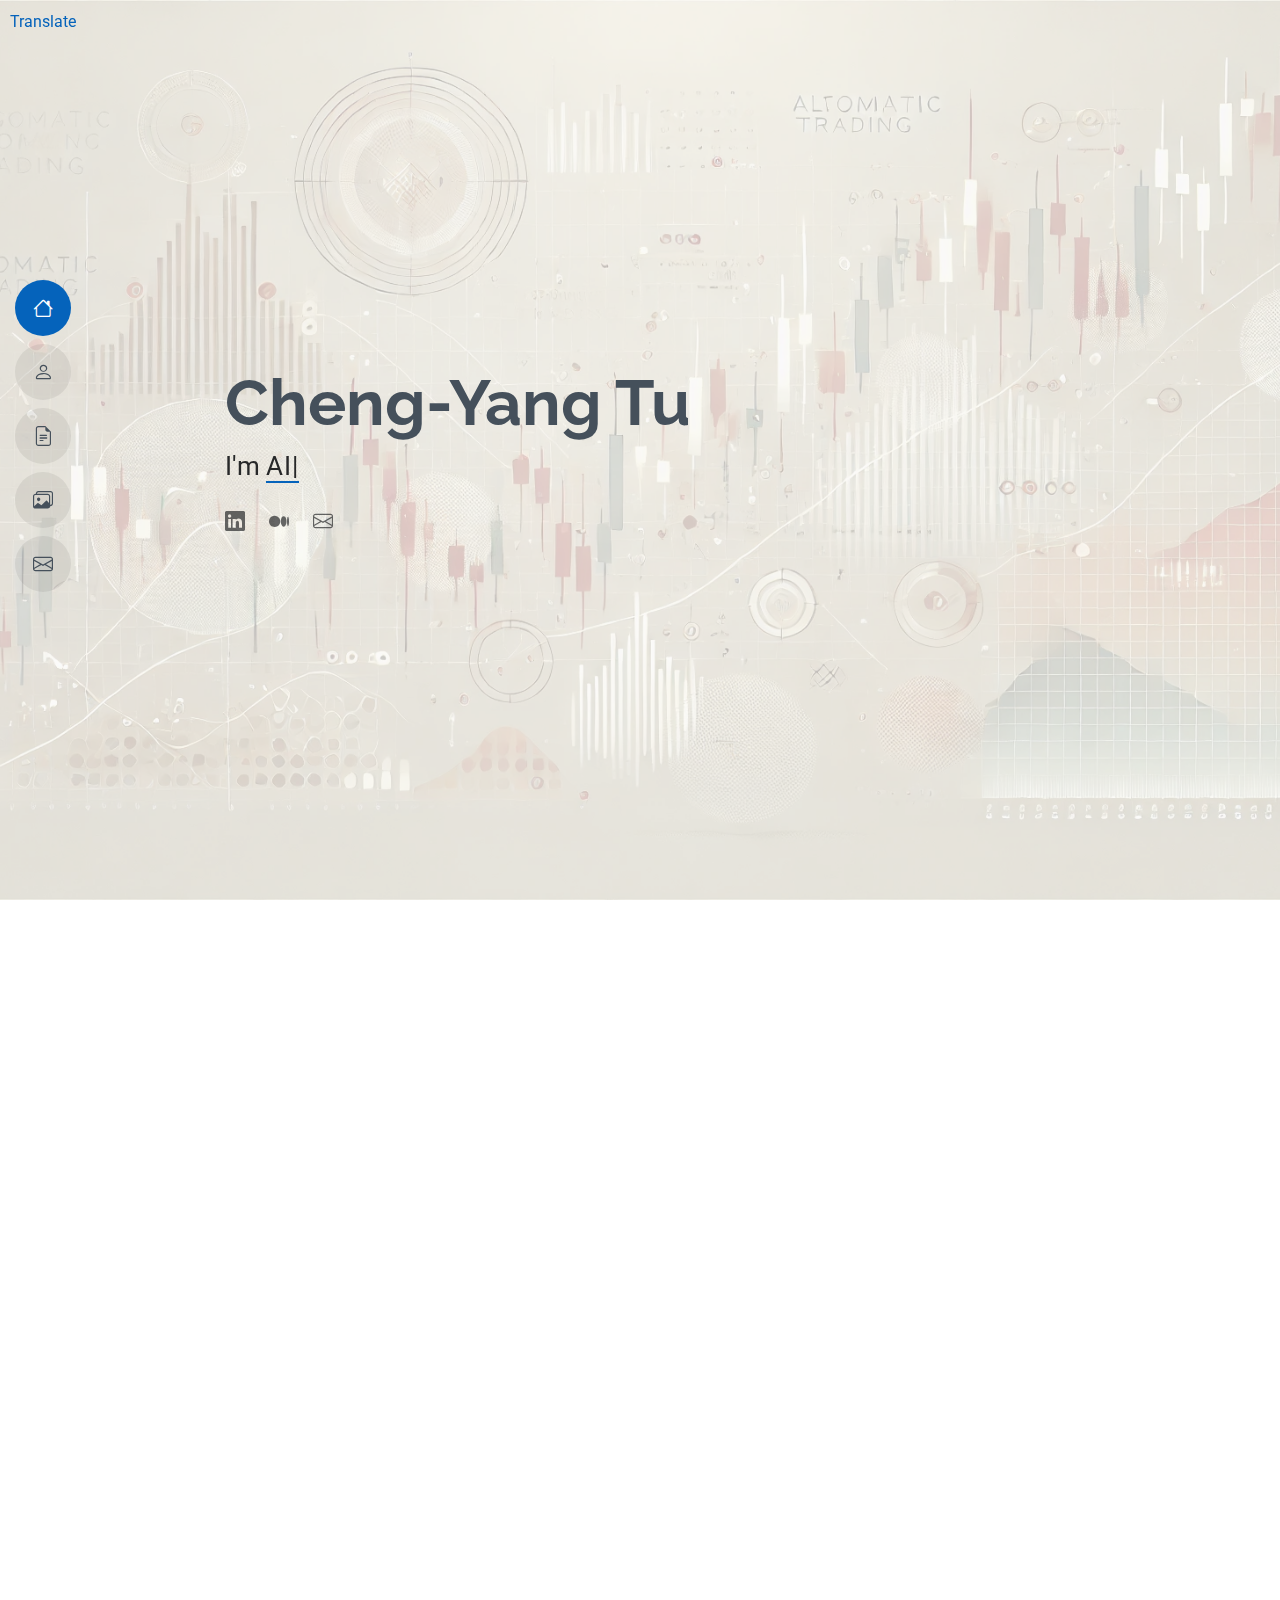
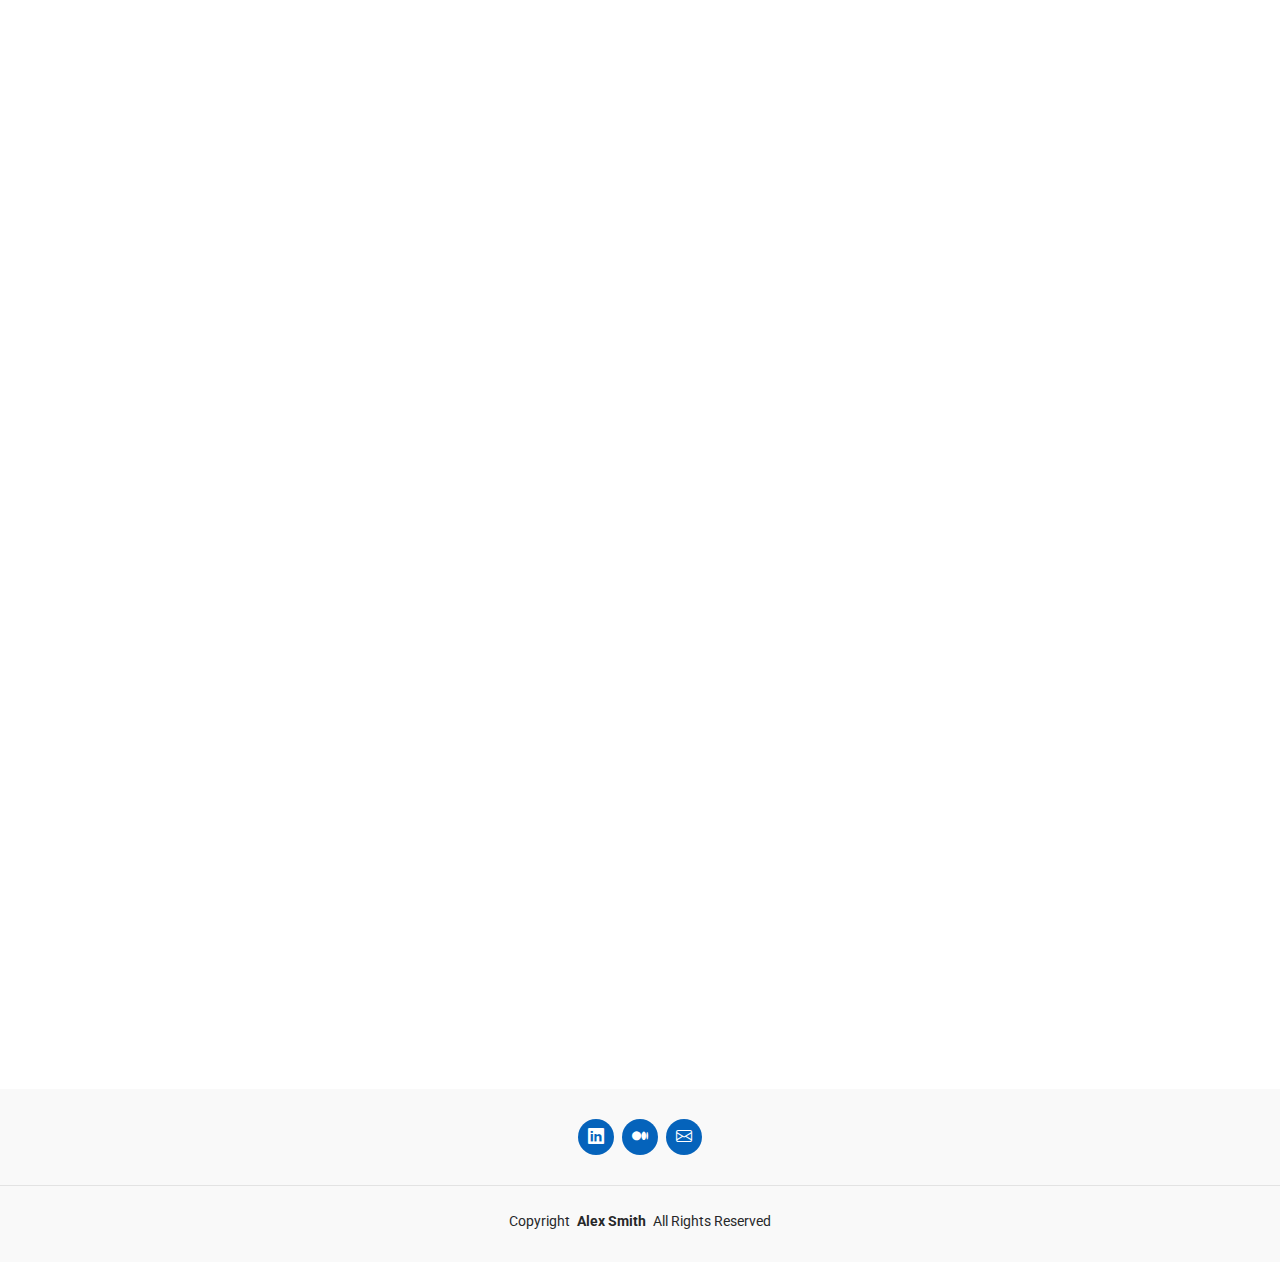
<file: index.html>
<!DOCTYPE html>
<html lang="en">

<head>
  <meta charset="utf-8">
  <meta content="width=device-width, initial-scale=1.0" name="viewport">
  <title>Ian Tu's Website</title>
  <meta content="" name="description">
  <meta content="" name="keywords">

  <!-- Favicons -->
  <link href="assets/img/happy.png" rel="icon">
  <link href="assets/img/happy.png" rel="apple-touch-icon">

  <!-- Fonts -->
  <link href="https://fonts.googleapis.com" rel="preconnect">
  <link href="https://fonts.gstatic.com" rel="preconnect" crossorigin>
  <link href="https://fonts.googleapis.com/css2?family=Roboto:ital,wght@0,100;0,300;0,400;0,500;0,700;0,900;1,100;1,300;1,400;1,500;1,700;1,900&family=Poppins:ital,wght@0,100;0,200;0,300;0,400;0,500;0,600;0,700;0,800;0,900;1,100;1,200;1,300;1,400;1,500;1,600;1,700;1,800;1,900&family=Raleway:ital,wght@0,100;0,200;0,300;0,400;0,500;0,600;0,700;0,800;0,900;1,100;1,200;1,300;1,400;1,500;1,600;1,700;1,800;1,900&display=swap" rel="stylesheet">

  <!-- Vendor CSS Files -->
  <link href="assets/vendor/bootstrap/css/bootstrap.min.css" rel="stylesheet">
  <link href="assets/vendor/bootstrap-icons/bootstrap-icons.css" rel="stylesheet">
  <link href="assets/vendor/aos/aos.css" rel="stylesheet">
  <link href="assets/vendor/glightbox/css/glightbox.min.css" rel="stylesheet">
  <link href="assets/vendor/swiper/swiper-bundle.min.css" rel="stylesheet">

  <!-- Main CSS File -->
  <link href="assets/css/main.css" rel="stylesheet">

  <!-- =======================================================
  * Template Name: MyResume
  * Template URL: https://bootstrapmade.com/free-html-bootstrap-template-my-resume/
  * Updated: Jun 29 2024 with Bootstrap v5.3.3
  * Author: BootstrapMade.com
  * License: https://bootstrapmade.com/license/
  ======================================================== -->
</head>

<body class="index-page">

  <a href="index_zh.html" class="translate-link">Translate</a>
  <header id="header" class="header d-flex flex-column justify-content-center">
    <i class="header-toggle d-xl-none bi bi-list"></i>
    <nav id="navmenu" class="navmenu">
      <ul>
        <li><a href="#hero" class="active"><i class="bi bi-house navicon"></i><span>Home</span></a></li>
        <li><a href="#about"><i class="bi bi-person navicon"></i><span>About</span></a></li>
        <li><a href="#resume"><i class="bi bi-file-earmark-text navicon"></i><span>Resume</span></a></li>
        <li><a href="#portfolio"><i class="bi bi-images navicon"></i><span>Portfolio</span></a></li>
        <!-- <li><a href="#services"><i class="bi bi-hdd-stack navicon"></i><span>Services</span></a></li> -->
        <li><a href="#contact"><i class="bi bi-envelope navicon"></i><span>Contact</span></a></li>
      </ul>
    </nav>
  </header>

  <main class="main">

    <!-- Hero Section -->
    <section id="hero" class="hero section light-background">

      <img src="assets/img/hero-bg01.webp" alt="">

      <div class="container" data-aos="zoom-out">
        <div class="row justify-content-center">
          <div class="col-lg-9">
            <h2>Cheng-Yang Tu</h2>
            <p>I'm <span class="typed" data-typed-items="AI Engineer, Blockchain Engineer">Engineer</span><span class="typed-cursor typed-cursor--blink" aria-hidden="true"></span></p>
            <div class="social-links">
              <!-- <a href="#"><i class="bi bi-twitter-x"></i></a> -->
              <!-- <a href="#"><i class="bi bi-facebook"></i></a> -->
              <!-- <a href="#"><i class="bi bi-instagram"></i></a> -->
              <a href="https://tw.linkedin.com/in/chengyangtu?trk=profile-badge"><i class="bi bi-linkedin"></i></a>
              <a href="https://iantu.medium.com/"><i class="bi bi-medium"></i></a>
              <a onclick="copyEmail_1(this)"><i class="bi bi-envelope"></i></a>
            </div>
          </div>
        </div>
      </div>

    </section><!-- /Hero Section -->

    <!-- About Section -->
    <section id="about" class="about section">

      <!-- Section Title -->
      <div class="container section-title" data-aos="fade-up">
        <h2>About</h2>
        <!-- End Section Title -->

      <div class="container" data-aos="fade-up" data-aos-delay="100">

        <div class="row gy-4 justify-content-center">
          <div class="col-lg-4">
            <img src="assets/img/profile-img.png" class="img-fluid .align-middle" alt="Personal Image">
          </div>
          <div class="col-lg-8 content">
            <h2>AI Engineer &amp; Blockchain Technology Background.</h2>
            <p class="fst-italic py-3">
              When dreams merge with action, every breakthrough becomes the beginning of a new world.
            </p>
            <div class="row">
              <div class="col-lg-6">
                <ul>
                  <li><i class="bi bi-chevron-right"></i> <strong>Birthday:</strong> <span>20 Aug 2000</span></li>
                  <li><i class="bi bi-chevron-right"></i> <strong>Website:</strong> <span><a href="https://chengyangtu.github.io/">chengyangtu.github.io</a></span></li>
                  <li><i class="bi bi-chevron-right"></i> <strong>Phone:</strong> <span>(+886) 988-846-121</span></li>
                  <li><i class="bi bi-chevron-right"></i> <strong>City:</strong> <span>Taichung City, Taiwan</span></li>
                </ul>
              </div>
              <div class="col-lg-6">
                <ul>
                  <li><i class="bi bi-chevron-right"></i> <strong>Age:</strong> <span>25</span></li>
                  <li><i class="bi bi-chevron-right"></i> <strong>Degree:</strong> <span>Master</span></li>
                  <li><i class="bi bi-chevron-right"></i> <strong>Email:</strong> <span>bravetcy@gmail.com</span></li>
                  <!-- <li><i class="bi bi-chevron-right"></i> <strong>Freelance:</strong> <span>Available</span></li> -->
                </ul>
              </div>
            </div>
            <!-- <p class="py-3">
              Officiis eligendi itaque labore et dolorum mollitia officiis optio vero. Quisquam sunt adipisci omnis et ut. Nulla accusantium dolor incidunt officia tempore. Et eius omnis.
              Cupiditate ut dicta maxime officiis quidem quia. Sed et consectetur qui quia repellendus itaque neque.
            </p> -->
          </div>
        </div>

      </div>

    </section><!-- /About Section -->

    <!-- Stats Section -->
    <!-- <section id="stats" class="stats section">

      <div class="container" data-aos="fade-up" data-aos-delay="100">

        <div class="row gy-4">

          <div class="col-lg-3 col-md-6 d-flex flex-column align-items-center">
            <i class="bi bi-emoji-smile"></i>
            <div class="stats-item">
              <span data-purecounter-start="0" data-purecounter-end="232" data-purecounter-duration="1" class="purecounter"></span>
              <p>Happy Clients</p>
            </div>
          </div> -->
          <!-- End Stats Item -->

          <!-- <div class="col-lg-3 col-md-6 d-flex flex-column align-items-center">
            <i class="bi bi-journal-richtext"></i>
            <div class="stats-item">
              <span data-purecounter-start="0" data-purecounter-end="521" data-purecounter-duration="1" class="purecounter"></span>
              <p>Projects</p>
            </div>
          </div> -->
          <!-- End Stats Item -->

          <!-- <div class="col-lg-3 col-md-6 d-flex flex-column align-items-center">
            <i class="bi bi-headset"></i>
            <div class="stats-item">
              <span data-purecounter-start="0" data-purecounter-end="1463" data-purecounter-duration="1" class="purecounter"></span>
              <p>Hours Of Support</p>
            </div>
          </div> -->
          <!-- End Stats Item -->

          <!-- <div class="col-lg-3 col-md-6 d-flex flex-column align-items-center">
            <i class="bi bi-people"></i>
            <div class="stats-item">
              <span data-purecounter-start="0" data-purecounter-end="15" data-purecounter-duration="1" class="purecounter"></span>
              <p>Hard Workers</p>
            </div>
          </div> -->
          <!-- End Stats Item -->

        <!-- </div>

      </div>

    </section> -->
    <!-- /Stats Section -->

    <!-- Skills Section -->
    <!-- /Skills Section -->

    <!-- Resume Section -->
    <section id="resume" class="resume section">

      <!-- Section Title -->
      <div class="container section-title" data-aos="fade-up">
        <h2><a href="https://drive.google.com/file/d/1X0puOfr--8TmEKISTEyXcjTFNay0ot_p/view?usp=sharing">Resume</a></h2>
      </div><!-- End Section Title -->

      <div class="container">

        <div class="row">

          <div class="col-lg-6" data-aos="fade-up" data-aos-delay="100">
            <h3 class="resume-title">Sumary</h3>

            <div class="resume-item pb-0">
              <h4>Cheng-Yang Tu</h4>
              <p><em>
                An innovative and globally-minded dual Master’s degree graduate in Computer Science, with degrees from 
                <a href="https://u-aizu.ac.jp/en/"> the University of Aizu (Japan) </i></a>
               and <a href="https://web.cyut.edu.tw/index.php?Lang=en"> Chaoyang University of Technology (Taiwan) </i></a>. 
               Specialized in blockchain applications, AI model architecture optimization (LLM, MoE), 
               and backed by over six months of hands-on experience in developing and consulting on algorithmic trading systems.</em></p>
              <ul>
                <li>Taichung City, Taiwan</li>
                <li>(+886) 988-846-121</li>
                <li>bravetcy@gmail.com</li>
              </ul>
            </div><!-- Edn Resume Item -->

            <h3 class="resume-title">Education</h3>
            <div class="resume-item">
              <h4>Dual Master’s Degrees in Computer Science</h4>
              <h5>Oct 2023 – Sep 2024 & Sep 2022 – Jun 2023  </h5>
              <p><em>The University of Aizu (Japan) & Chaoyang University of Technology (Taiwan) </em></p>
              <p>Research Area: Specialized in AI model optimization (LLM, Mixture-of-Experts) <em>(<a href="/Protfolio-details/publication_2.html">Link</a>)</em> and blockchain technology applications</p>
            </div><!-- Edn Resume Item -->

            <div class="resume-item">
              <h4>Bachelor of Computer Science and Information Engineer</h4>
              <h5>Sep 2018 - Jun 2022</h5>
              <p><em>Chaoyang University of Technology, Taichung, Taiwan</em></p>
              <p>Activities and Societies: Contest Chair in Speech and Table Topic Contest, President of Chaoyang Tech Toastmasters Club(CTTC),  Music Club(Freshman year)，Open Source Tech Club(Junior year)</p>
            </div><!-- Edn Resume Item -->
          </div>

          <div class="col-lg-6" data-aos="fade-up" data-aos-delay="200">
            <h3 class="resume-title">Publications</h3>
            <div class="resume-item">
              <h4>Blockchain-enabled transparent traffic enforcement for sustainable road safety in cities</h4>
              <h5>Chin-Ling Chen, Cheng-Yang Tu, Yong-Yuan Deng, Der-Chen Huang, Ling-Chun Liu and Hsing-Chung Chen</h5>
              <p><em>Frontiers in Sustainable Cities, 2024 (<a href="https://doi.org/10.3389/frsc.2024.1426036">Paper</a>)</em></p>
            </div><!-- Edn Resume Item -->

            <div class="resume-item">
              <h4>Applications of Computer Vision in Transportation Systems: A Systematic Literature Review</h4>
              <h5>Yu-Kai Lin, Cheng-Yang Tu, Leo Kurosawa, Jia-He Liu, Yu-Zhi Wang and Debopriyo Roy</h5>
              <p><em>EDP Sciences, 2024 (<a href="https://doi.org/10.1051/shsconf/202419401004">Paper</a>)</em></p>
            </div><!-- Edn Resume Item -->
          </div>

          <div class="col-lg-6" data-aos="fade-up" data-aos-delay="200">
            <h3 class="resume-title">Honors &amp; Awards</h3>
              <div class="resume-item">
                <ul>
                  <li><strong>Scholarship for Excellent Students to Study Abroad</strong>, Ministry of Education Taiwan, 2023</li>
                </ul>

                <ul>
                  <li><strong>Third Place</strong> in International Symposium on Big Data and ERP Applications Conference, 2023</li>
                </ul>
              </div><!-- Edn Resume Item -->
          </div>

          <div class="col-lg-6" data-aos="fade-up" data-aos-delay="200">
            <h3 class="resume-title">Licenses &amp; Certifications</h3>
              <div class="resume-item">
                <h4>Red Hat Certified Engineer (RHCE)</h4>
                <h5>Issued Jun 2023 - Jun 2026</h5>
                <p><em>Red Hat (<a href="https://www.credly.com/badges/b902c18c-534f-4f32-bb00-1af15fe6be80/linked_in_profile">Show credential</a>)</em></p>
              </div><!-- Edn Resume Item -->
              <div class="resume-item">
                <h4>Red Hat Certified System Administrator (RHCSA)</h4>
                <h5>Issued Jan 2023 - Jun 2026</h5>
                <p><em>Red Hat (<a href="https://www.credly.com/badges/81f7b7a4-c1a4-4448-be6e-f1a1022d505f/linked_in_profile">Show credential</a>)</em></p>
              </div><!-- Edn Resume Item -->
          </div>

          <div class="col-lg-6" data-aos="fade-up" data-aos-delay="200">
            <h3 class="resume-title">Technical Skills</h3>
            <div class="resume-item">
              <ul>
                <li>Algorithmic Trading: Strategy development using Pine Script and Power Language, backtesting, and performance evaluation</li>
                <li>Machine Learning: Model optimization, Transformer-based models, Mixture-of-Experts (MoE), Text-to-Text generation</li>
                <li>Blockchain Development:  Smart contract implementation, decentralized applications (DApps), experience with Golang</li>
                <li>Linux System Administration: Server configuration, shell scripting, network management, security hardening</li>
                <li>Programming Language: Python, C#, C++, HTML, CSS, JavaScript, LaTeX</li>
              </ul>
            </div><!-- Edn Resume Item -->
          </div>


            

        </div>

      </div>

    </section><!-- /Resume Section -->

    <!-- Portfolio Section -->
    <section id="portfolio" class="portfolio section">

      <!-- Section Title -->
      <div class="container section-title" data-aos="fade-up">
        <h2>Portfolio</h2>
        <p>These works highlight how I’ve used my skills to build things that actually work and scale well.</p>
      </div><!-- End Section Title -->
      
      <div class="container">
        <div class="row gy-4 isotope-container" data-aos="fade-up" data-aos-delay="200">

          <div class="col-lg-4 col-md-6 portfolio-item isotope-item filter-app">
            <a href="https://iantu.medium.com/" title="More Details">
              <img src="assets/img/masonry-portfolio/moneystock.png" class="img-fluid" alt="" style="max-width: 100%; height: 80%;">
            </a>
            <div class="portfolio-info">
              <h4>30 Days Challenge</h4>
              <p>Technical indicators learning</p>
            </div>
          </div><!-- End Portfolio Item -->

        </div>
      </div>
    

    </section><!-- /Portfolio Section -->

    <!-- Contact Section -->
    <section id="contact" class="contact section">
      <div class="container section-title" data-aos="fade-up">
        <h2>Contact</h2>
        <p>For customized trading strategy development services or any other inquiries, please feel free to contact me for consultation.</p>
      </div><!-- End Section Title -->
    </section>




  </main>

  <footer id="footer" class="footer position-relative light-background">
    <div class="social-links d-flex justify-content-center">
      <a href="https://tw.linkedin.com/in/chengyangtu?trk=profile-badge"><i class="bi bi-linkedin"></i></a>
      <a href="https://iantu.medium.com/"><i class="bi bi-medium"></i></a>
      <a onclick="copyEmail_2()"><i class="bi bi-envelope"></i></a>
      <div id="copyMessage" style="display: none; position: absolute; background: #4CAF50; color: white; padding: 10px; border-radius: 5px; top: 20px; left: 50%; transform: translateX(-50%);">
        📋 Email 已複製！
      </div>
    </div>

    <div class="copyright">
      <span>Copyright</span> <strong class="px-1 sitename">Alex Smith</strong> <span>All Rights Reserved</span>
    </div>
    <!-- <div class="credits"> -->
      <!-- All the links in the footer should remain intact. -->
      <!-- You can delete the links only if you've purchased the pro version. -->
      <!-- Licensing information: https://bootstrapmade.com/license/ -->
      <!-- Purchase the pro version with working PHP/AJAX contact form: [buy-url] -->
      <!-- Designed by <a href="https://bootstrapmade.com/">BootstrapMade</a> Distribuited by <a href="https://themewagon.com">ThemeWagon</a> -->
    <!-- </div> -->
  </footer>

  <!-- Scroll Top -->
  <a href="#" id="scroll-top" class="scroll-top d-flex align-items-center justify-content-center"><i class="bi bi-arrow-up-short"></i></a>

  <!-- Preloader -->
  <div id="preloader"></div>

  <!-- Vendor JS Files -->
  <script src="assets/vendor/bootstrap/js/bootstrap.bundle.min.js"></script>
  <script src="assets/vendor/php-email-form/validate.js"></script>
  <script src="assets/vendor/aos/aos.js"></script>
  <script src="assets/vendor/typed.js/typed.umd.js"></script>
  <script src="assets/vendor/purecounter/purecounter_vanilla.js"></script>
  <script src="assets/vendor/waypoints/noframework.waypoints.js"></script>
  <script src="assets/vendor/glightbox/js/glightbox.min.js"></script>
  <script src="assets/vendor/imagesloaded/imagesloaded.pkgd.min.js"></script>
  <script src="assets/vendor/isotope-layout/isotope.pkgd.min.js"></script>
  <script src="assets/vendor/swiper/swiper-bundle.min.js"></script>

  <!-- Main JS File -->
  <script src="assets/js/main.js"></script>
  <script src="https://platform.linkedin.com/badges/js/profile.js" async defer type="text/javascript"></script>

</body>

</html>
</file>
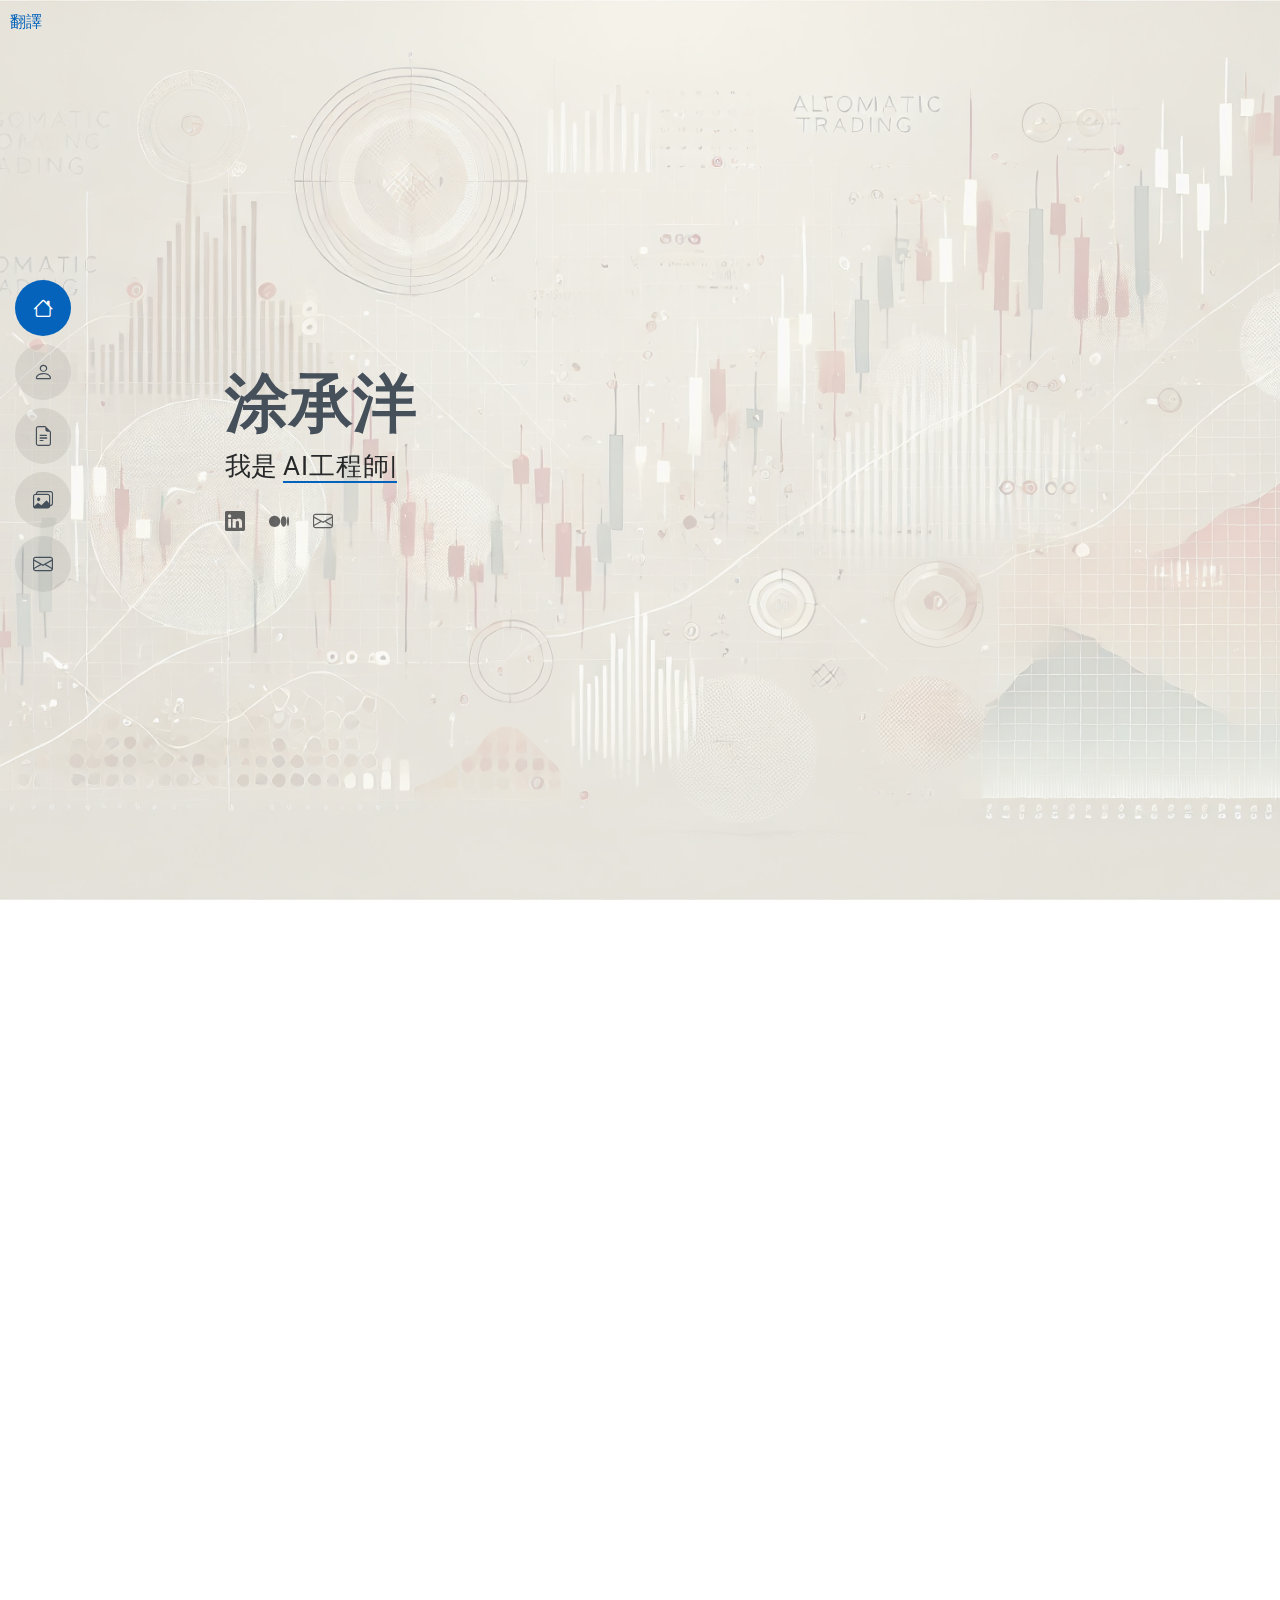
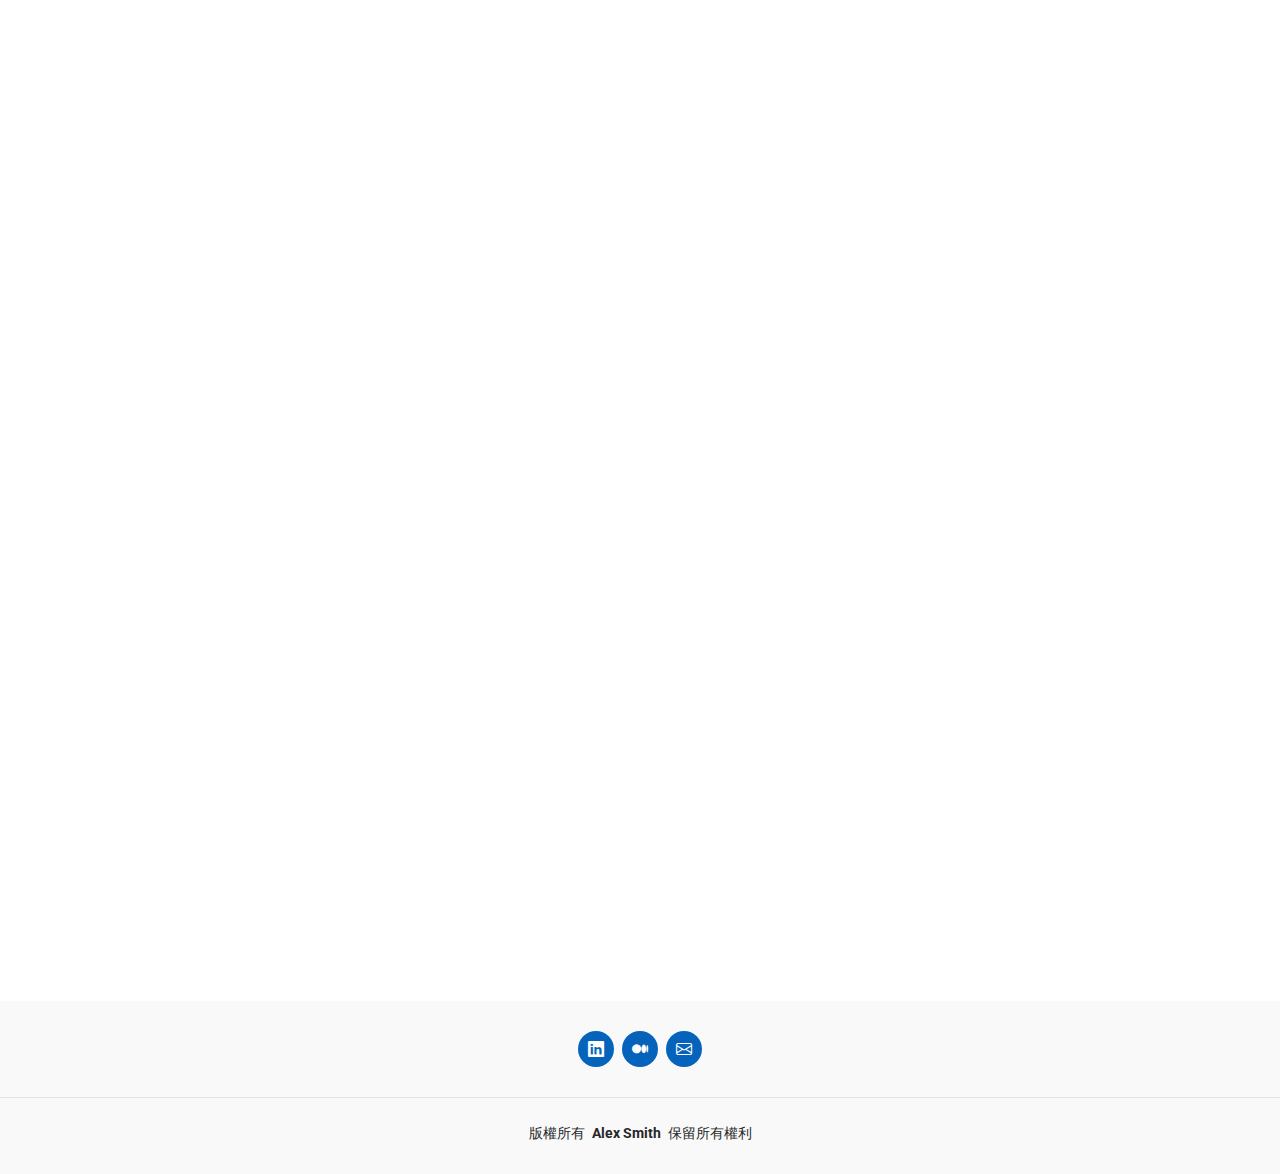
<file: index_zh.html>
<!DOCTYPE html>
<html lang="zh-Hant">

<head>
  <meta charset="utf-8">
  <meta content="width=device-width, initial-scale=1.0" name="viewport">
  <title>涂承洋的個人網站</title>
  <meta content="" name="description">
  <meta content="" name="keywords">

  <!-- Favicons -->
  <link href="assets/img/happy.png" rel="icon">
  <link href="assets/img/happy.png" rel="apple-touch-icon">

  <!-- Fonts -->
  <link href="https://fonts.googleapis.com" rel="preconnect">
  <link href="https://fonts.gstatic.com" rel="preconnect" crossorigin>
  <link href="https://fonts.googleapis.com/css2?family=Roboto:ital,wght@0,100;0,300;0,400;0,500;0,700;0,900;1,100;1,300;1,400;1,500;1,700;1,900&family=Poppins:ital,wght@0,100;0,200;0,300;0,400;0,500;0,600;0,700;0,800;0,900;1,100;1,200;1,300;1,400;1,500;1,600;1,700;1,800;1,900&family=Raleway:ital,wght@0,100;0,200;0,300;0,400;0,500;0,600;0,700;0,800;0,900;1,100;1,200;1,300;1,400;1,500;1,600;1,700;1,800;1,900&display=swap" rel="stylesheet">

  <!-- Vendor CSS Files -->
  <link href="assets/vendor/bootstrap/css/bootstrap.min.css" rel="stylesheet">
  <link href="assets/vendor/bootstrap-icons/bootstrap-icons.css" rel="stylesheet">
  <link href="assets/vendor/aos/aos.css" rel="stylesheet">
  <link href="assets/vendor/glightbox/css/glightbox.min.css" rel="stylesheet">
  <link href="assets/vendor/swiper/swiper-bundle.min.css" rel="stylesheet">

  <!-- Main CSS File -->
  <link href="assets/css/main.css" rel="stylesheet">
  <!-- =======================================================
  * Template Name: MyResume
  * Template URL: https://bootstrapmade.com/free-html-bootstrap-template-my-resume/
  * Updated: Jun 29 2024 with Bootstrap v5.3.3
  * Author: BootstrapMade.com
  * License: https://bootstrapmade.com/license/
  ======================================================== -->
</head>

<body class="index-page">

  <a href="index.html" class="translate-link">翻譯</a>
  <header id="header" class="header d-flex flex-column justify-content-center">
    <i class="header-toggle d-xl-none bi bi-list"></i>
    <nav id="navmenu" class="navmenu">
      <ul>
        <li><a href="#hero" class="active"><i class="bi bi-house navicon"></i><span>首頁</span></a></li>
        <li><a href="#about"><i class="bi bi-person navicon"></i><span>關於我</span></a></li>
        <li><a href="#resume"><i class="bi bi-file-earmark-text navicon"></i><span>履歷</span></a></li>
        <li><a href="#portfolio"><i class="bi bi-images navicon"></i><span>作品集</span></a></li>
        <li><a href="#contact"><i class="bi bi-envelope navicon"></i><span>聯絡我</span></a></li>
      </ul>
    </nav>

  </header>

  <main class="main">

    <!-- Hero Section -->
    <section id="hero" class="hero section light-background">

      <img src="assets/img/hero-bg01.webp" alt="">

      <div class="container" data-aos="zoom-out">
        <div class="row justify-content-center">
          <div class="col-lg-9">
            <h2>涂承洋</h2>
            <p>我是 <span class="typed" data-typed-items="AI工程師, 區塊鏈工程師">工程師</span><span class="typed-cursor typed-cursor--blink" aria-hidden="true"></span></p>
            <div class="social-links">
              <a href="https://tw.linkedin.com/in/chengyangtu?trk=profile-badge"><i class="bi bi-linkedin"></i></a>
              <a href="https://iantu.medium.com/"><i class="bi bi-medium"></i></a>
              <a onclick="copyEmail_1(this)"><i class="bi bi-envelope"></i></a>
            </div>
          </div>
        </div>
      </div>

    </section><!-- /Hero Section -->

    <!-- About Section -->
    <section id="about" class="about section">

      <!-- Section Title -->
      <div class="container section-title" data-aos="fade-up">
        <h2>關於我</h2>
          <!-- End Section Title -->

      <div class="container" data-aos="fade-up" data-aos-delay="100">

        <div class="row gy-4 justify-content-center">
          <div class="col-lg-4">
            <img src="assets/img/profile-img.png" class="img-fluid .align-middle" alt="個人照片">
          </div>
          <div class="col-lg-8 content">
            <h2> AI工程師 與 區塊鏈技術背景</h2>
            <p class="fst-italic py-3">
              當夢想與行動結合，每一次突破都成為新世界的起點。
            </p>
            <div class="row">
              <div class="col-lg-6">
                <ul>
                  <li><i class="bi bi-chevron-right"></i> <strong>生日：</strong> <span>2000 年 8 月 20 日</span></li>
                  <li><i class="bi bi-chevron-right"></i> <strong>網站：</strong> <span><a href="https://chengyangtu.github.io/">chengyangtu.github.io</a></span></li>
                  <li><i class="bi bi-chevron-right"></i> <strong>電話：</strong> <span>(+886) 988-846-121</span></li>
                  <li><i class="bi bi-chevron-right"></i> <strong>城市：</strong> <span>台中市，台灣</span></li>
                </ul>
              </div>
              <div class="col-lg-6">
                <ul>
                  <li><i class="bi bi-chevron-right"></i> <strong>年齡：</strong> <span>25</span></li>
                  <li><i class="bi bi-chevron-right"></i> <strong>學位：</strong> <span>雙碩士學位（資訊工程領域）</span></li>
                  <li><i class="bi bi-chevron-right"></i> <strong>電子郵件：</strong> <span>bravetcy@gmail.com</span></li>
                </ul>
              </div>
            </div>
          </div>
        </div>

      </div>

    </section><!-- /About Section -->

    <!-- Resume Section -->
    <section id="resume" class="resume section">

      <!-- Section Title -->
      <div class="container section-title" data-aos="fade-up">
        <h2><a href="https://drive.google.com/file/d/1X0puOfr--8TmEKISTEyXcjTFNay0ot_p/view?usp=sharing">履歷</a></h2>
      </div><!-- End Section Title -->

      <div class="container">

        <div class="row">

          <div class="col-lg-6" data-aos="fade-up" data-aos-delay="100">
            <h3 class="resume-title">概要</h3>

            <div class="resume-item pb-0">
              <h4>涂承洋</h4>
              <p><em>
                創新且充滿熱情的資訊工程碩士畢業生，分別於<a href="https://u-aizu.ac.jp/en/">日本會津大學</i></a>與<a href="https://web.cyut.edu.tw/index.php?Lang=zh-tw">台灣朝陽科技大學</i></a>取得碩士學位，
                研究領域為區塊鏈應用、AI模型架構優化(LLM、 MoE)，並擁有六個月的算法交易開發與顧問實務經驗。</em></p>
              <ul>
                <li>台中市，台灣</li>
                <li>(+886) 988-846-121</li>
                <li>bravetcy@gmail.com</li>
              </ul>
            </div><!-- End Resume Item -->

            <h3 class="resume-title">教育背景</h3>
            <div class="resume-item">
              <h4>資訊工程 雙碩士學位（國際雙聯學位）</h4>
              <h5>2022 年 9 月 – 2024 年 9 月</h5>
              <p><em>朝陽科技大學（台灣）& 國立會津大學（日本）</em></p>
              <p>研究領域：大型語言模型（LLM、Mixture-of-Experts）<em>(<a href="/Protfolio-details/publication_2.html">Link</a>)</em>、區塊鏈技術應用</p>
            </div><!-- End Resume Item -->

            <div class="resume-item">
              <h4>資訊工程學系學士</h4>
              <h5>2018 年 9 月 - 2022 年 6 月</h5>
              <p><em>台中市朝陽科技大學</em></p>
              <p>社團經歷：ToastMasters演講比賽主席，英語演講社會長，熱門音樂研究社（大一），開源技術社(大三)</p>
            </div><!-- End Resume Item -->
          </div>

          <div class="col-lg-6" data-aos="fade-up" data-aos-delay="200">
            <h3 class="resume-title">著作列表</h3>
            <div class="resume-item">
                <h4>Blockchain-enabled transparent traffic enforcement for sustainable road safety in cities</h4>
                <h5>Chin-Ling Chen, Cheng-Yang Tu, Yong-Yuan Deng, Der-Chen Huang, Ling-Chun Liu and Hsing-Chung Chen</h5>
                <p><em>Frontiers in Sustainable Cities, 2024 (<a href="https://doi.org/10.3389/frsc.2024.1426036">查看出版物</a>)</em></p>
            </div><!-- End Resume Item -->

            <div class="resume-item">
                <h4>Applications of Computer Vision in Transportation Systems: A Systematic Literature Review </h4>
                <h5>Yu-Kai Lin, Cheng-Yang Tu, Leo Kurosawa, Jia-He Liu, Yu-Zhi Wang and Debopriyo Roy*</h5>
                <p><em>EDP Sciences, 2024 (<a href="https://doi.org/10.1051/shsconf/202419401004">查看出版物</a>)</em></p>
            </div><!-- End Resume Item -->

            <div class="col-lg-6" data-aos="fade-up" data-aos-delay="200">
              <h3 class="resume-title">榮譽獎項</h3>
                <div class="resume-item">
                  <ul>
                    <li>2023年度教育部<strong>學海飛颺獎學金</strong></li>
                  </ul>
  
                  <ul>
                    <li>榮獲2023 國際大數據與ERP學術及實務研討會
                      獲選大會優秀論文獎<strong>第三名</strong></li>
                  </ul>
                </div><!-- Edn Resume Item -->
            </div>

            <div class="col-lg-6" data-aos="fade-up" data-aos-delay="200">
              <h3 class="resume-title">證照</h3>
              <div class="resume-item">
                <h4>紅帽認證工程師（RHCE）</h4>
                <h5>2023 年 6 月 - 2026 年 6 月</h5>
                <p><em>Red Hat (<a href="https://www.credly.com/badges/b902c18c-534f-4f32-bb00-1af15fe6be80/linked_in_profile">查看證照</a>)</em></p>
              </div><!-- End Resume Item -->
              <div class="resume-item">
                <h4>紅帽認證系統管理員（RHCSA）</h4>
                <h5>2023 年 1 月 - 2026 年 6 月</h5>
                <p><em>Red Hat (<a href="https://www.credly.com/badges/81f7b7a4-c1a4-4448-be6e-f1a1022d505f/linked_in_profile">查看證照</a>)</em></p>
              </div><!-- End Resume Item -->
            </div>

            <div class="col-lg-6" data-aos="fade-up" data-aos-delay="200">
              <h3 class="resume-title">技能</h3>
              <div class="resume-item">
                <ul>
                  <li>演算法交易：使用 Pine Script 和 Power Language 進行策略開發、回測與績效評估
                  </li>
                  <li>機器學習：模型最佳化、基於 Transformer 的模型、Mixture-of-Experts (MoE)、文本生成技術</li>
                  <li>區塊鏈：智能合約實作、去中心化應用（DApps）開發，具備 Golang 經驗</li>
                  <li>Linux 系統管理：伺服器配置、Shell 腳本撰寫、網路管理、安全強化</li>
                  <li>程式語言：Python、C#、C++、HTML、CSS、JavaScript、LaTeX</li>
                </ul>
              </div><!-- End Resume Item -->
            </div>


          </div>

        </div>

      </div>

    </section><!-- /Resume Section -->

    <!-- Portfolio Section -->
    <section id="portfolio" class="portfolio section">

      <!-- Section Title -->
      <div class="container section-title" data-aos="fade-up">
        <h2>作品集</h2>
        <p>透過這些作品，我把知識轉化為實現的力量。</p>
      </div><!-- End Section Title -->
      
      <div class="container">
        <div class="row gy-4 isotope-container" data-aos="fade-up" data-aos-delay="200">

          <div class="col-lg-4 col-md-6 portfolio-item isotope-item filter-app">
            <!-- <a href="https://www.tradingview.com/u/Ha_goo/" title="更多細節"></a> -->
            <a href="https://iantu.medium.com/" title="更多細節">
              <img src="assets/img/masonry-portfolio/moneystock.png" class="img-fluid" alt="" style="max-width: 100%; height: 80%;">
            </a>
            <div class="portfolio-info">
              <h4>30 天挑戰</h4>
              <p>技術指標學習</p>
            </div>
          </div><!-- End Portfolio Item -->

        </div>
      </div>
    

    </section><!-- /Portfolio Section -->

    <!-- Contact Section -->
    <section id="contact" class="contact section">
      <div class="container section-title" data-aos="fade-up">
        <h2>聯絡我</h2>
        <p>如需客製化交易策略開發服務或其他諮詢，請隨時聯絡我進行諮詢。</p>
      </div><!-- End Section Title -->
    </section>

  </main>

  <footer id="footer" class="footer position-relative light-background">
    <div class="social-links d-flex justify-content-center">
      <a href="https://tw.linkedin.com/in/chengyangtu?trk=profile-badge"><i class="bi bi-linkedin"></i></a>
      <a href="https://iantu.medium.com/"><i class="bi bi-medium"></i></a>
      <a onclick="copyEmail_2()"><i class="bi bi-envelope"></i></a>
      <div id="copyMessage" style="display: none; position: absolute; background: #4CAF50; color: white; padding: 10px; border-radius: 5px; top: 20px; left: 50%; transform: translateX(-50%);">
        📋 電子郵件已複製！
      </div>
    </div>

    <div class="copyright">
      <span>版權所有</span> <strong class="px-1 sitename">Alex Smith</strong> <span>保留所有權利</span>
    </div>
  </footer>

  <!-- Scroll Top -->
  <a href="#" id="scroll-top" class="scroll-top d-flex align-items-center justify-content-center"><i class="bi bi-arrow-up-short"></i></a>

  <!-- Preloader -->
  <div id="preloader"></div>

  <!-- Vendor JS Files -->
  <script src="assets/vendor/bootstrap/js/bootstrap.bundle.min.js"></script>
  <script src="assets/vendor/php-email-form/validate.js"></script>
  <script src="assets/vendor/aos/aos.js"></script>
  <script src="assets/vendor/typed.js/typed.umd.js"></script>
  <script src="assets/vendor/purecounter/purecounter_vanilla.js"></script>
  <script src="assets/vendor/waypoints/noframework.waypoints.js"></script>
  <script src="assets/vendor/glightbox/js/glightbox.min.js"></script>
  <script src="assets/vendor/imagesloaded/imagesloaded.pkgd.min.js"></script>
  <script src="assets/vendor/isotope-layout/isotope.pkgd.min.js"></script>
  <script src="assets/vendor/swiper/swiper-bundle.min.js"></script>

  <!-- Main JS File -->
  <script src="assets/js/main.js"></script>

</body>

</html>
</file>
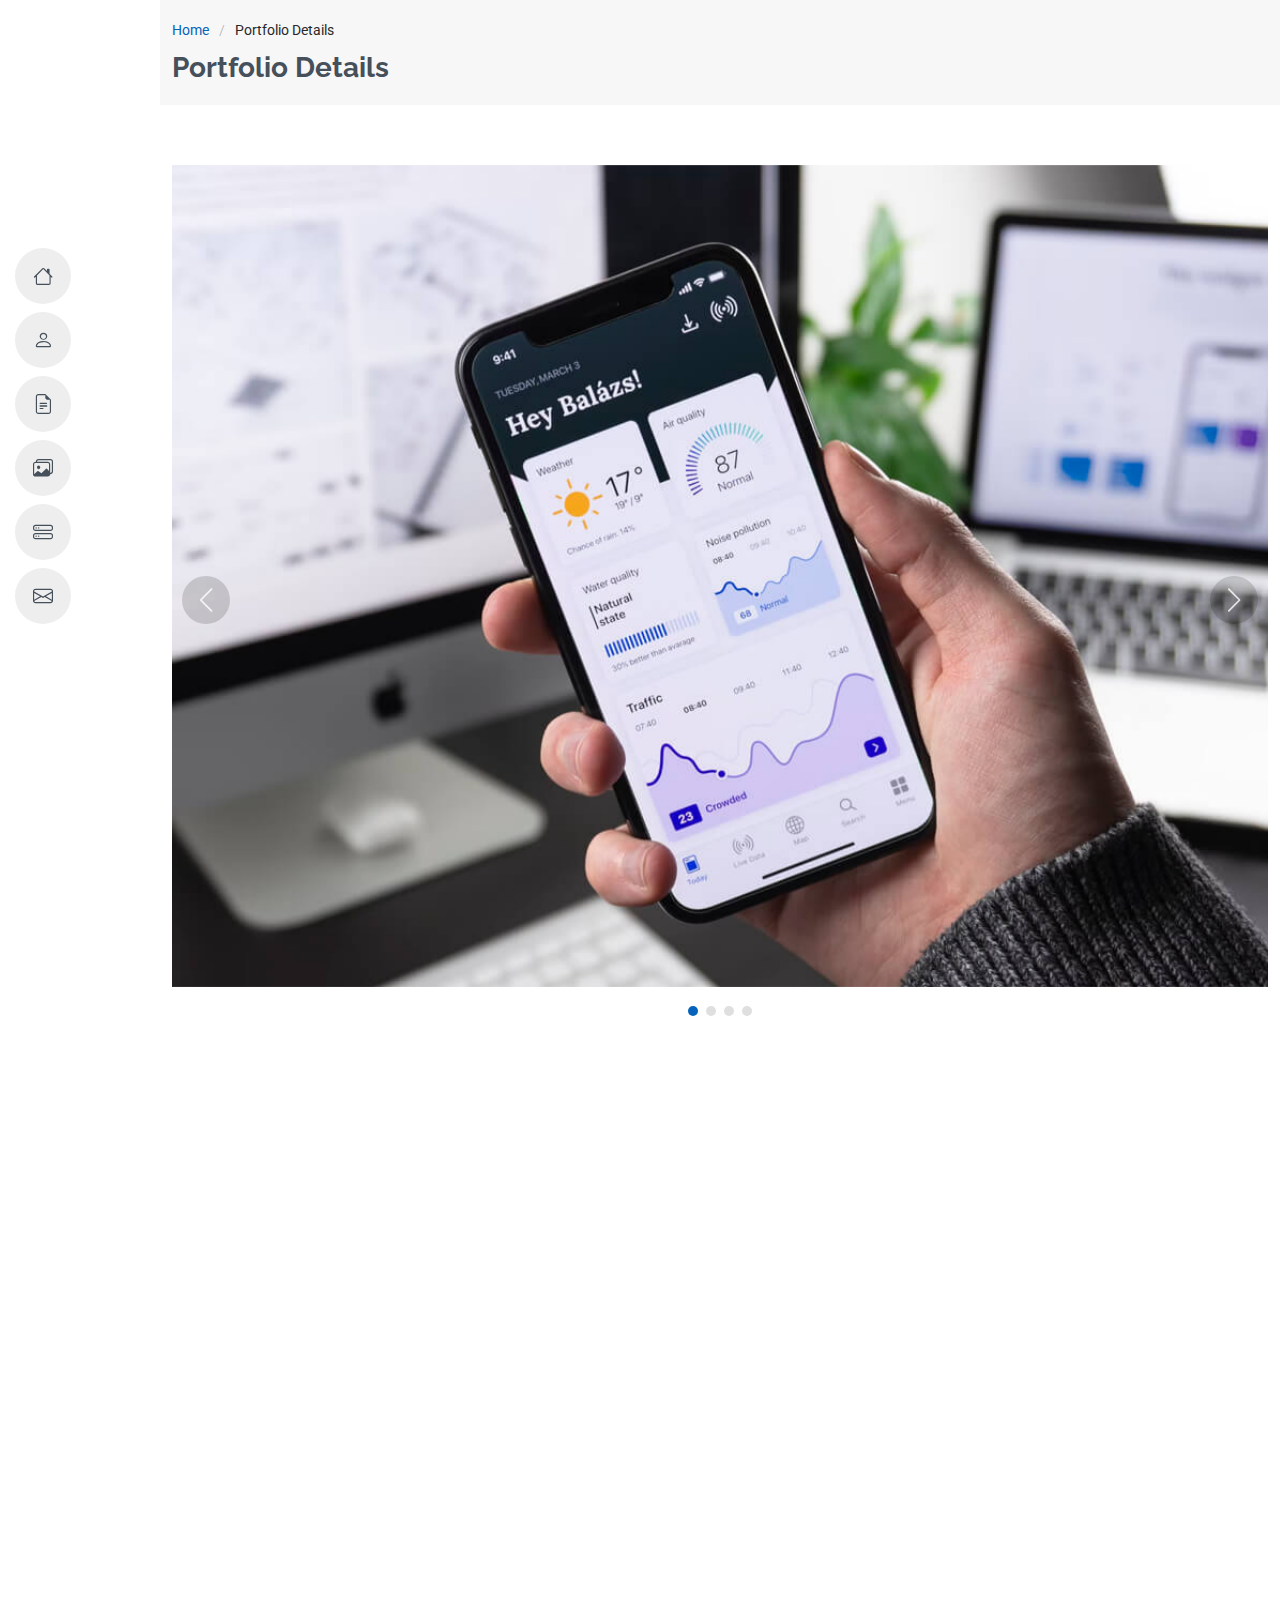
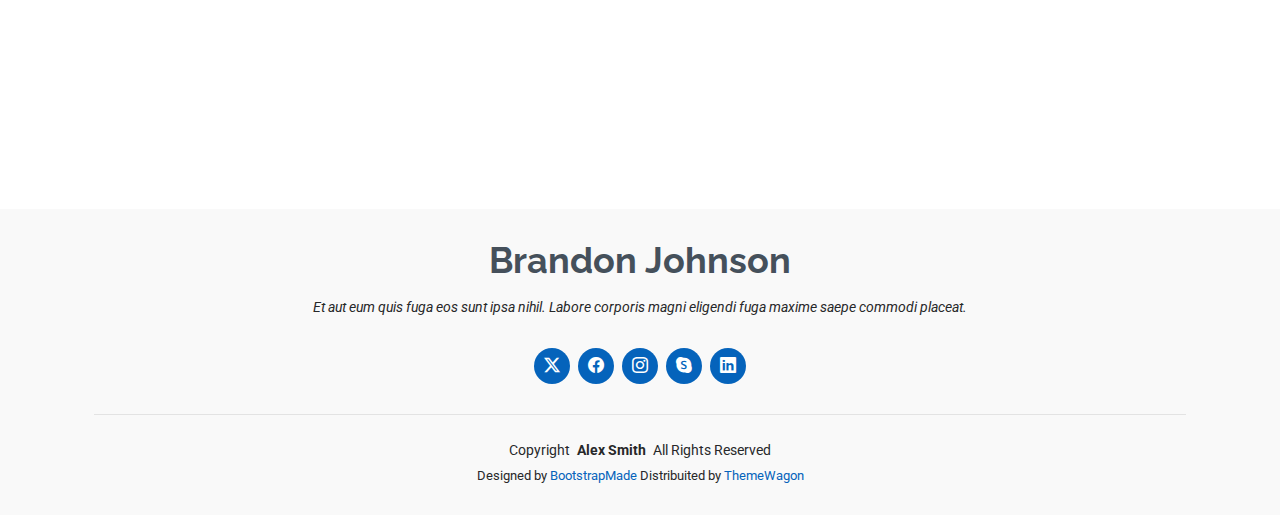
<file: portfolio-details.html>
<!DOCTYPE html>
<html lang="en">

<head>
  <meta charset="utf-8">
  <meta content="width=device-width, initial-scale=1.0" name="viewport">
  <title>Portfolio Details - MyResume Bootstrap Template</title>
  <meta content="" name="description">
  <meta content="" name="keywords">

  <!-- Favicons -->
  <link href="assets/img/favicon.png" rel="icon">
  <link href="assets/img/apple-touch-icon.png" rel="apple-touch-icon">

  <!-- Fonts -->
  <link href="https://fonts.googleapis.com" rel="preconnect">
  <link href="https://fonts.gstatic.com" rel="preconnect" crossorigin>
  <link href="https://fonts.googleapis.com/css2?family=Roboto:ital,wght@0,100;0,300;0,400;0,500;0,700;0,900;1,100;1,300;1,400;1,500;1,700;1,900&family=Poppins:ital,wght@0,100;0,200;0,300;0,400;0,500;0,600;0,700;0,800;0,900;1,100;1,200;1,300;1,400;1,500;1,600;1,700;1,800;1,900&family=Raleway:ital,wght@0,100;0,200;0,300;0,400;0,500;0,600;0,700;0,800;0,900;1,100;1,200;1,300;1,400;1,500;1,600;1,700;1,800;1,900&display=swap" rel="stylesheet">

  <!-- Vendor CSS Files -->
  <link href="assets/vendor/bootstrap/css/bootstrap.min.css" rel="stylesheet">
  <link href="assets/vendor/bootstrap-icons/bootstrap-icons.css" rel="stylesheet">
  <link href="assets/vendor/aos/aos.css" rel="stylesheet">
  <link href="assets/vendor/glightbox/css/glightbox.min.css" rel="stylesheet">
  <link href="assets/vendor/swiper/swiper-bundle.min.css" rel="stylesheet">

  <!-- Main CSS File -->
  <link href="assets/css/main.css" rel="stylesheet">

  <!-- =======================================================
  * Template Name: MyResume
  * Template URL: https://bootstrapmade.com/free-html-bootstrap-template-my-resume/
  * Updated: Jun 29 2024 with Bootstrap v5.3.3
  * Author: BootstrapMade.com
  * License: https://bootstrapmade.com/license/
  ======================================================== -->
</head>

<body class="portfolio-details-page">

  <header id="header" class="header d-flex flex-column justify-content-center">

    <i class="header-toggle d-xl-none bi bi-list"></i>

    <nav id="navmenu" class="navmenu">
      <ul>
        <li><a href="#hero"><i class="bi bi-house navicon"></i><span>Home</span></a></li>
        <li><a href="#about"><i class="bi bi-person navicon"></i><span>About</span></a></li>
        <li><a href="#resume"><i class="bi bi-file-earmark-text navicon"></i><span>Resume</span></a></li>
        <li><a href="#portfolio"><i class="bi bi-images navicon"></i><span>Portfolio</span></a></li>
        <li><a href="#services"><i class="bi bi-hdd-stack navicon"></i><span>Services</span></a></li>
        <li><a href="#contact"><i class="bi bi-envelope navicon"></i><span>Contact</span></a></li>
      </ul>
    </nav>

  </header>

  <main class="main">

    <!-- Page Title -->
    <div class="page-title" data-aos="fade">
      <div class="container">
        <nav class="breadcrumbs">
          <ol>
            <li><a href="index.html">Home</a></li>
            <li class="current">Portfolio Details</li>
          </ol>
        </nav>
        <h1>Portfolio Details</h1>
      </div>
    </div><!-- End Page Title -->

    <!-- Portfolio Details Section -->
    <section id="portfolio-details" class="portfolio-details section">

      <div class="container" data-aos="fade-up">

        <div class="portfolio-details-slider swiper init-swiper">
          <script type="application/json" class="swiper-config">
            {
              "loop": true,
              "speed": 600,
              "autoplay": {
                "delay": 5000
              },
              "slidesPerView": "auto",
              "navigation": {
                "nextEl": ".swiper-button-next",
                "prevEl": ".swiper-button-prev"
              },
              "pagination": {
                "el": ".swiper-pagination",
                "type": "bullets",
                "clickable": true
              }
            }
          </script>
          <div class="swiper-wrapper align-items-center">

            <div class="swiper-slide">
              <img src="assets/img/portfolio/app-1.jpg" alt="">
            </div>

            <div class="swiper-slide">
              <img src="assets/img/portfolio/product-1.jpg" alt="">
            </div>

            <div class="swiper-slide">
              <img src="assets/img/portfolio/branding-1.jpg" alt="">
            </div>

            <div class="swiper-slide">
              <img src="assets/img/portfolio/books-1.jpg" alt="">
            </div>

          </div>
          <div class="swiper-button-prev"></div>
          <div class="swiper-button-next"></div>
          <div class="swiper-pagination"></div>
        </div>

        <div class="row justify-content-between gy-4 mt-4">

          <div class="col-lg-8" data-aos="fade-up">
            <div class="portfolio-description">
              <h2>This is an example of portfolio details</h2>
              <p>
                Autem ipsum nam porro corporis rerum. Quis eos dolorem eos itaque inventore commodi labore quia quia. Exercitationem repudiandae officiis neque suscipit non officia eaque itaque enim. Voluptatem officia accusantium nesciunt est omnis tempora consectetur dignissimos. Sequi nulla at esse enim cum deserunt eius.
              </p>
              <p>
                Amet consequatur qui dolore veniam voluptatem voluptatem sit. Non aspernatur atque natus ut cum nam et. Praesentium error dolores rerum minus sequi quia veritatis eum. Eos et doloribus doloremque nesciunt molestiae laboriosam.
              </p>

              <div class="testimonial-item">
                <p>
                  <i class="bi bi-quote quote-icon-left"></i>
                  <span>Export tempor illum tamen malis malis eram quae irure esse labore quem cillum quid cillum eram malis quorum velit fore eram velit sunt aliqua noster fugiat irure amet legam anim culpa.</span>
                  <i class="bi bi-quote quote-icon-right"></i>
                </p>
                <div>
                  <img src="assets/img/testimonials/testimonials-2.jpg" class="testimonial-img" alt="">
                  <h3>Sara Wilsson</h3>
                  <h4>Designer</h4>
                </div>
              </div>

              <p>
                Impedit ipsum quae et aliquid doloribus et voluptatem quasi. Perspiciatis occaecati earum et magnam animi. Quibusdam non qui ea vitae suscipit vitae sunt. Repudiandae incidunt cumque minus deserunt assumenda tempore. Delectus voluptas necessitatibus est.
              </p>

              <p>
                Sunt voluptatum sapiente facilis quo odio aut ipsum repellat debitis. Molestiae et autem libero. Explicabo et quod necessitatibus similique quis dolor eum. Numquam eaque praesentium rem et qui nesciunt.
              </p>

            </div>
          </div>

          <div class="col-lg-3" data-aos="fade-up" data-aos-delay="100">
            <div class="portfolio-info">
              <h3>Project information</h3>
              <ul>
                <li><strong>Category</strong> Web design</li>
                <li><strong>Client</strong> ASU Company</li>
                <li><strong>Project date</strong> 01 March, 2020</li>
                <li><strong>Project URL</strong> <a href="#">www.example.com</a></li>
                <li><a href="#" class="btn-visit align-self-start">Visit Website</a></li>
              </ul>
            </div>
          </div>

        </div>

      </div>

    </section><!-- /Portfolio Details Section -->

  </main>

  <footer id="footer" class="footer position-relative light-background">
    <div class="container">
      <h3 class="sitename">Brandon Johnson</h3>
      <p>Et aut eum quis fuga eos sunt ipsa nihil. Labore corporis magni eligendi fuga maxime saepe commodi placeat.</p>
      <div class="social-links d-flex justify-content-center">
        <a href=""><i class="bi bi-twitter-x"></i></a>
        <a href=""><i class="bi bi-facebook"></i></a>
        <a href=""><i class="bi bi-instagram"></i></a>
        <a href=""><i class="bi bi-skype"></i></a>
        <a href=""><i class="bi bi-linkedin"></i></a>
      </div>
      <div class="container">
        <div class="copyright">
          <span>Copyright</span> <strong class="px-1 sitename">Alex Smith</strong> <span>All Rights Reserved</span>
        </div>
        <div class="credits">
          <!-- All the links in the footer should remain intact. -->
          <!-- You can delete the links only if you've purchased the pro version. -->
          <!-- Licensing information: https://bootstrapmade.com/license/ -->
          <!-- Purchase the pro version with working PHP/AJAX contact form: [buy-url] -->
          Designed by <a href="https://bootstrapmade.com/">BootstrapMade</a> Distribuited by <a href="https://themewagon.com">ThemeWagon</a>
        </div>
      </div>
    </div>
  </footer>

  <!-- Scroll Top -->
  <a href="#" id="scroll-top" class="scroll-top d-flex align-items-center justify-content-center"><i class="bi bi-arrow-up-short"></i></a>

  <!-- Preloader -->
  <div id="preloader"></div>

  <!-- Vendor JS Files -->
  <script src="assets/vendor/bootstrap/js/bootstrap.bundle.min.js"></script>
  <script src="assets/vendor/php-email-form/validate.js"></script>
  <script src="assets/vendor/aos/aos.js"></script>
  <script src="assets/vendor/typed.js/typed.umd.js"></script>
  <script src="assets/vendor/purecounter/purecounter_vanilla.js"></script>
  <script src="assets/vendor/waypoints/noframework.waypoints.js"></script>
  <script src="assets/vendor/glightbox/js/glightbox.min.js"></script>
  <script src="assets/vendor/imagesloaded/imagesloaded.pkgd.min.js"></script>
  <script src="assets/vendor/isotope-layout/isotope.pkgd.min.js"></script>
  <script src="assets/vendor/swiper/swiper-bundle.min.js"></script>

  <!-- Main JS File -->
  <script src="assets/js/main.js"></script>

</body>

</html>
</file>
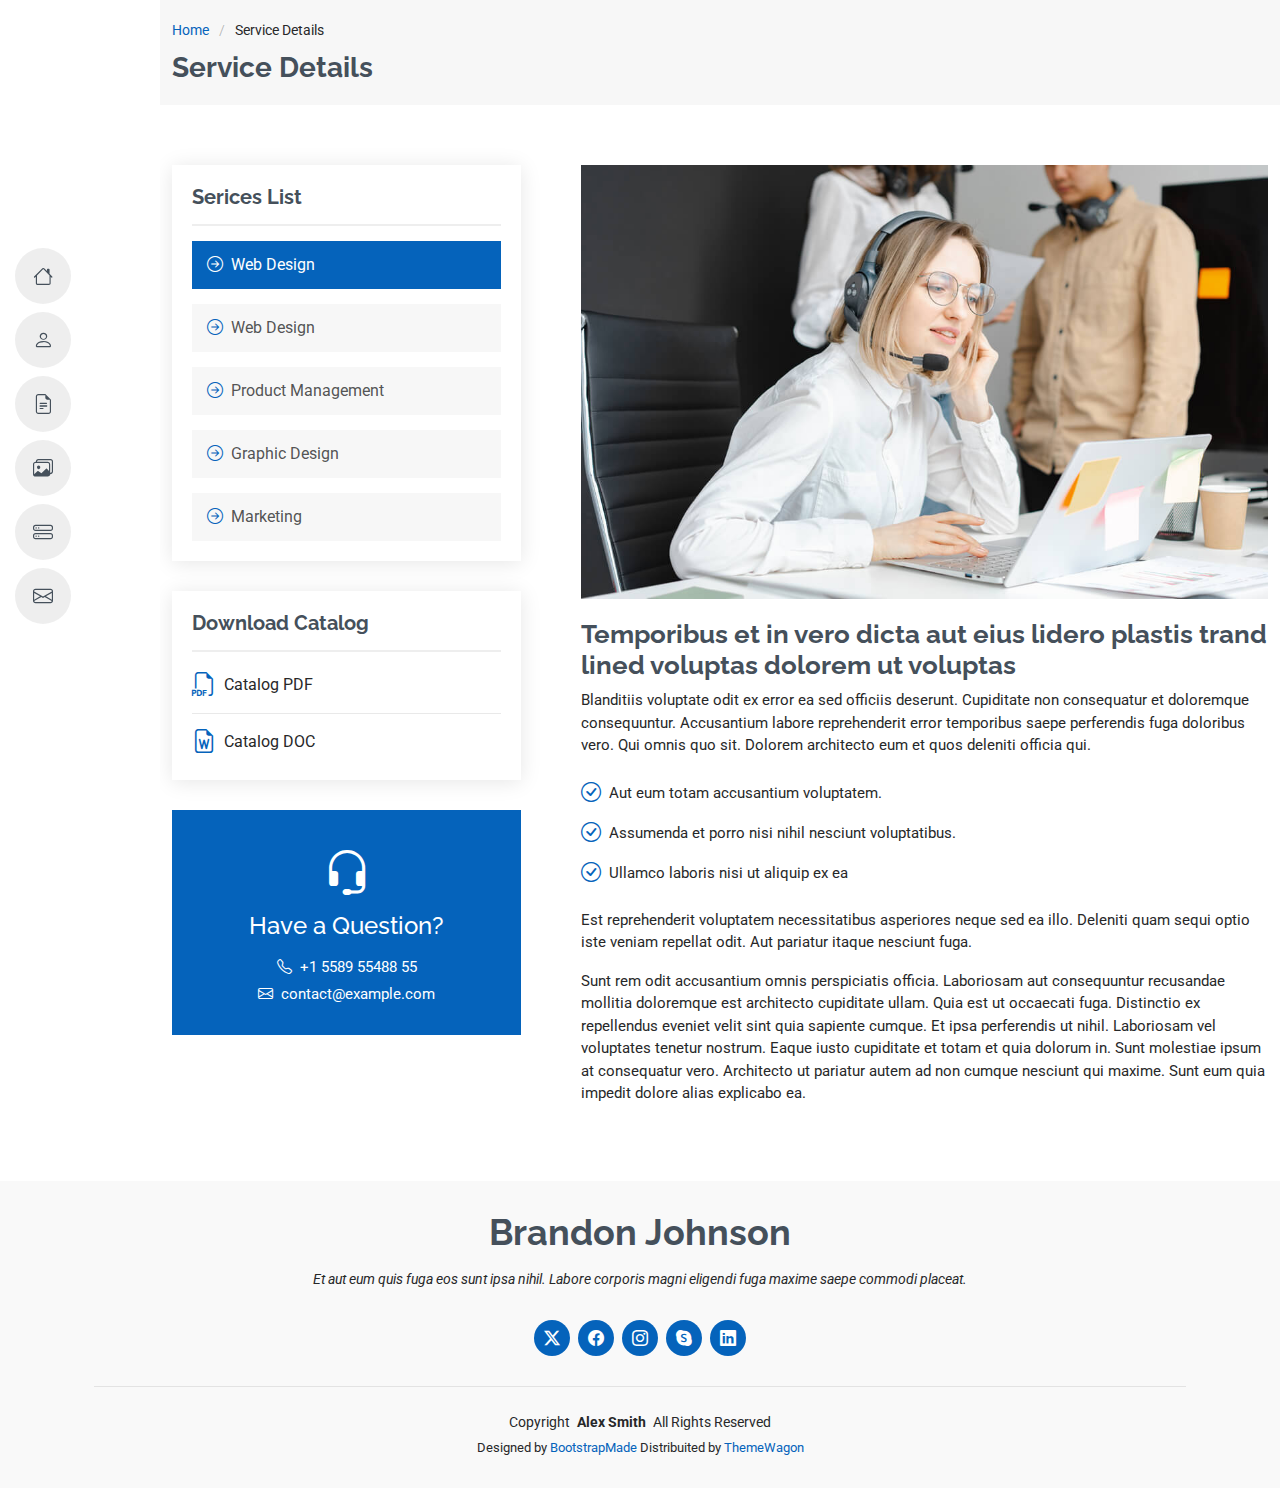
<file: service-details.html>
<!DOCTYPE html>
<html lang="en">

<head>
  <meta charset="utf-8">
  <meta content="width=device-width, initial-scale=1.0" name="viewport">
  <title>Service Details - MyResume Bootstrap Template</title>
  <meta content="" name="description">
  <meta content="" name="keywords">

  <!-- Favicons -->
  <link href="assets/img/favicon.png" rel="icon">
  <link href="assets/img/apple-touch-icon.png" rel="apple-touch-icon">

  <!-- Fonts -->
  <link href="https://fonts.googleapis.com" rel="preconnect">
  <link href="https://fonts.gstatic.com" rel="preconnect" crossorigin>
  <link href="https://fonts.googleapis.com/css2?family=Roboto:ital,wght@0,100;0,300;0,400;0,500;0,700;0,900;1,100;1,300;1,400;1,500;1,700;1,900&family=Poppins:ital,wght@0,100;0,200;0,300;0,400;0,500;0,600;0,700;0,800;0,900;1,100;1,200;1,300;1,400;1,500;1,600;1,700;1,800;1,900&family=Raleway:ital,wght@0,100;0,200;0,300;0,400;0,500;0,600;0,700;0,800;0,900;1,100;1,200;1,300;1,400;1,500;1,600;1,700;1,800;1,900&display=swap" rel="stylesheet">

  <!-- Vendor CSS Files -->
  <link href="assets/vendor/bootstrap/css/bootstrap.min.css" rel="stylesheet">
  <link href="assets/vendor/bootstrap-icons/bootstrap-icons.css" rel="stylesheet">
  <link href="assets/vendor/aos/aos.css" rel="stylesheet">
  <link href="assets/vendor/glightbox/css/glightbox.min.css" rel="stylesheet">
  <link href="assets/vendor/swiper/swiper-bundle.min.css" rel="stylesheet">

  <!-- Main CSS File -->
  <link href="assets/css/main.css" rel="stylesheet">

  <!-- =======================================================
  * Template Name: MyResume
  * Template URL: https://bootstrapmade.com/free-html-bootstrap-template-my-resume/
  * Updated: Jun 29 2024 with Bootstrap v5.3.3
  * Author: BootstrapMade.com
  * License: https://bootstrapmade.com/license/
  ======================================================== -->
</head>

<body class="service-details-page">

  <header id="header" class="header d-flex flex-column justify-content-center">

    <i class="header-toggle d-xl-none bi bi-list"></i>

    <nav id="navmenu" class="navmenu">
      <ul>
        <li><a href="#hero"><i class="bi bi-house navicon"></i><span>Home</span></a></li>
        <li><a href="#about"><i class="bi bi-person navicon"></i><span>About</span></a></li>
        <li><a href="#resume"><i class="bi bi-file-earmark-text navicon"></i><span>Resume</span></a></li>
        <li><a href="#portfolio"><i class="bi bi-images navicon"></i><span>Portfolio</span></a></li>
        <li><a href="#services"><i class="bi bi-hdd-stack navicon"></i><span>Services</span></a></li>
        <li><a href="#contact"><i class="bi bi-envelope navicon"></i><span>Contact</span></a></li>
      </ul>
    </nav>

  </header>

  <main class="main">

    <!-- Page Title -->
    <div class="page-title" data-aos="fade">
      <div class="container">
        <nav class="breadcrumbs">
          <ol>
            <li><a href="index.html">Home</a></li>
            <li class="current">Service Details</li>
          </ol>
        </nav>
        <h1>Service Details</h1>
      </div>
    </div><!-- End Page Title -->

    <!-- Service Details Section -->
    <section id="service-details" class="service-details section">

      <div class="container">

        <div class="row gy-5">

          <div class="col-lg-4" data-aos="fade-up" data-aos-delay="100">

            <div class="service-box">
              <h4>Serices List</h4>
              <div class="services-list">
                <a href="#" class="active"><i class="bi bi-arrow-right-circle"></i><span>Web Design</span></a>
                <a href="#"><i class="bi bi-arrow-right-circle"></i><span>Web Design</span></a>
                <a href="#"><i class="bi bi-arrow-right-circle"></i><span>Product Management</span></a>
                <a href="#"><i class="bi bi-arrow-right-circle"></i><span>Graphic Design</span></a>
                <a href="#"><i class="bi bi-arrow-right-circle"></i><span>Marketing</span></a>
              </div>
            </div><!-- End Services List -->

            <div class="service-box">
              <h4>Download Catalog</h4>
              <div class="download-catalog">
                <a href="#"><i class="bi bi-filetype-pdf"></i><span>Catalog PDF</span></a>
                <a href="#"><i class="bi bi-file-earmark-word"></i><span>Catalog DOC</span></a>
              </div>
            </div><!-- End Services List -->

            <div class="help-box d-flex flex-column justify-content-center align-items-center">
              <i class="bi bi-headset help-icon"></i>
              <h4>Have a Question?</h4>
              <p class="d-flex align-items-center mt-2 mb-0"><i class="bi bi-telephone me-2"></i> <span>+1 5589 55488 55</span></p>
              <p class="d-flex align-items-center mt-1 mb-0"><i class="bi bi-envelope me-2"></i> <a href="mailto:contact@example.com">contact@example.com</a></p>
            </div>

          </div>

          <div class="col-lg-8 ps-lg-5" data-aos="fade-up" data-aos-delay="200">
            <img src="assets/img/services.jpg" alt="" class="img-fluid services-img">
            <h3>Temporibus et in vero dicta aut eius lidero plastis trand lined voluptas dolorem ut voluptas</h3>
            <p>
              Blanditiis voluptate odit ex error ea sed officiis deserunt. Cupiditate non consequatur et doloremque consequuntur. Accusantium labore reprehenderit error temporibus saepe perferendis fuga doloribus vero. Qui omnis quo sit. Dolorem architecto eum et quos deleniti officia qui.
            </p>
            <ul>
              <li><i class="bi bi-check-circle"></i> <span>Aut eum totam accusantium voluptatem.</span></li>
              <li><i class="bi bi-check-circle"></i> <span>Assumenda et porro nisi nihil nesciunt voluptatibus.</span></li>
              <li><i class="bi bi-check-circle"></i> <span>Ullamco laboris nisi ut aliquip ex ea</span></li>
            </ul>
            <p>
              Est reprehenderit voluptatem necessitatibus asperiores neque sed ea illo. Deleniti quam sequi optio iste veniam repellat odit. Aut pariatur itaque nesciunt fuga.
            </p>
            <p>
              Sunt rem odit accusantium omnis perspiciatis officia. Laboriosam aut consequuntur recusandae mollitia doloremque est architecto cupiditate ullam. Quia est ut occaecati fuga. Distinctio ex repellendus eveniet velit sint quia sapiente cumque. Et ipsa perferendis ut nihil. Laboriosam vel voluptates tenetur nostrum. Eaque iusto cupiditate et totam et quia dolorum in. Sunt molestiae ipsum at consequatur vero. Architecto ut pariatur autem ad non cumque nesciunt qui maxime. Sunt eum quia impedit dolore alias explicabo ea.
            </p>
          </div>

        </div>

      </div>

    </section><!-- /Service Details Section -->

  </main>

  <footer id="footer" class="footer position-relative light-background">
    <div class="container">
      <h3 class="sitename">Brandon Johnson</h3>
      <p>Et aut eum quis fuga eos sunt ipsa nihil. Labore corporis magni eligendi fuga maxime saepe commodi placeat.</p>
      <div class="social-links d-flex justify-content-center">
        <a href=""><i class="bi bi-twitter-x"></i></a>
        <a href=""><i class="bi bi-facebook"></i></a>
        <a href=""><i class="bi bi-instagram"></i></a>
        <a href=""><i class="bi bi-skype"></i></a>
        <a href=""><i class="bi bi-linkedin"></i></a>
      </div>
      <div class="container">
        <div class="copyright">
          <span>Copyright</span> <strong class="px-1 sitename">Alex Smith</strong> <span>All Rights Reserved</span>
        </div>
        <div class="credits">
          <!-- All the links in the footer should remain intact. -->
          <!-- You can delete the links only if you've purchased the pro version. -->
          <!-- Licensing information: https://bootstrapmade.com/license/ -->
          <!-- Purchase the pro version with working PHP/AJAX contact form: [buy-url] -->
          Designed by <a href="https://bootstrapmade.com/">BootstrapMade</a> Distribuited by <a href="https://themewagon.com">ThemeWagon</a>
        </div>
      </div>
    </div>
  </footer>

  <!-- Scroll Top -->
  <a href="#" id="scroll-top" class="scroll-top d-flex align-items-center justify-content-center"><i class="bi bi-arrow-up-short"></i></a>

  <!-- Preloader -->
  <div id="preloader"></div>

  <!-- Vendor JS Files -->
  <script src="assets/vendor/bootstrap/js/bootstrap.bundle.min.js"></script>
  <script src="assets/vendor/php-email-form/validate.js"></script>
  <script src="assets/vendor/aos/aos.js"></script>
  <script src="assets/vendor/typed.js/typed.umd.js"></script>
  <script src="assets/vendor/purecounter/purecounter_vanilla.js"></script>
  <script src="assets/vendor/waypoints/noframework.waypoints.js"></script>
  <script src="assets/vendor/glightbox/js/glightbox.min.js"></script>
  <script src="assets/vendor/imagesloaded/imagesloaded.pkgd.min.js"></script>
  <script src="assets/vendor/isotope-layout/isotope.pkgd.min.js"></script>
  <script src="assets/vendor/swiper/swiper-bundle.min.js"></script>

  <!-- Main JS File -->
  <script src="assets/js/main.js"></script>

</body>

</html>
</file>
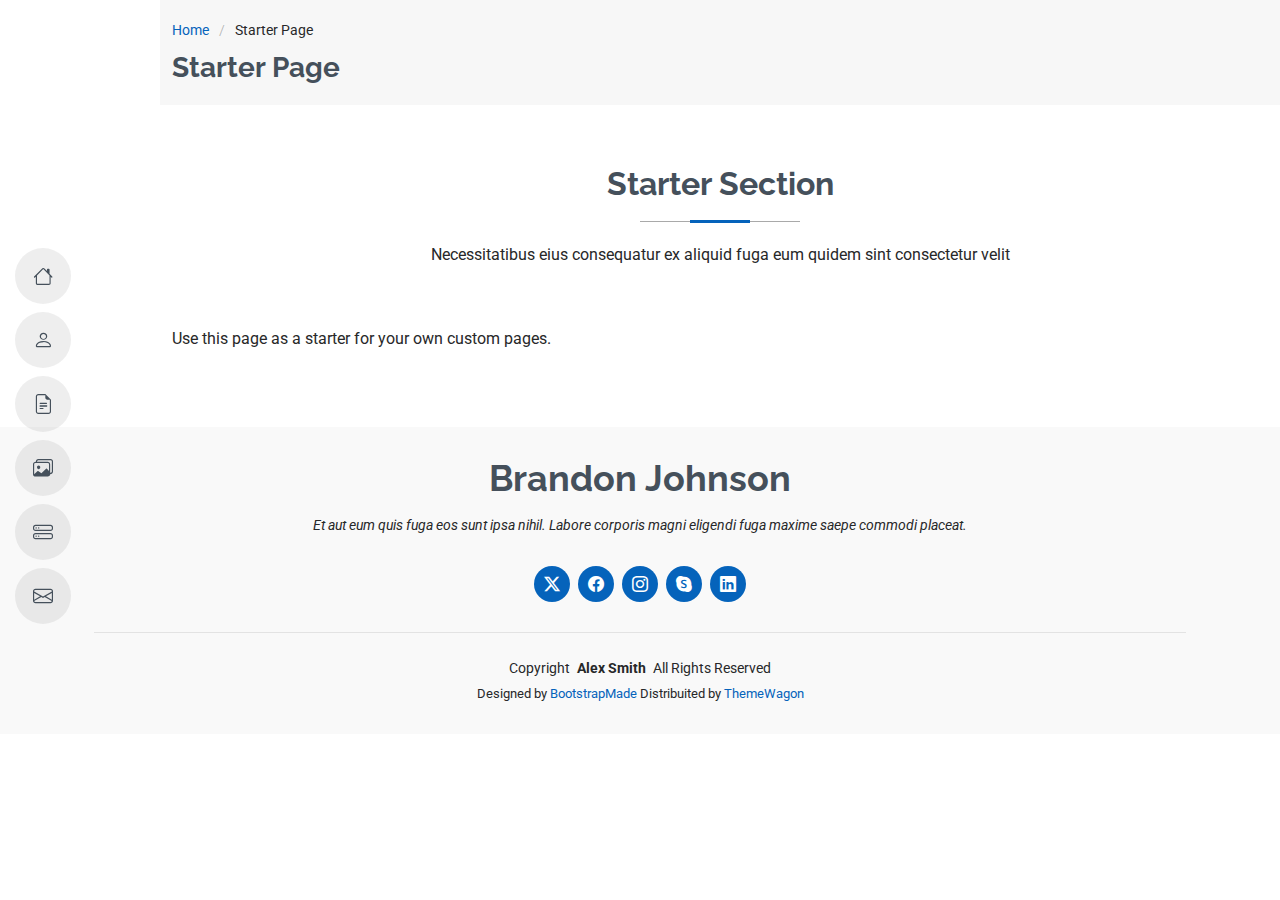
<file: starter-page.html>
<!DOCTYPE html>
<html lang="en">

<head>
  <meta charset="utf-8">
  <meta content="width=device-width, initial-scale=1.0" name="viewport">
  <title>Starter Page - MyResume Bootstrap Template</title>
  <meta content="" name="description">
  <meta content="" name="keywords">

  <!-- Favicons -->
  <link href="assets/img/favicon.png" rel="icon">
  <link href="assets/img/apple-touch-icon.png" rel="apple-touch-icon">

  <!-- Fonts -->
  <link href="https://fonts.googleapis.com" rel="preconnect">
  <link href="https://fonts.gstatic.com" rel="preconnect" crossorigin>
  <link href="https://fonts.googleapis.com/css2?family=Roboto:ital,wght@0,100;0,300;0,400;0,500;0,700;0,900;1,100;1,300;1,400;1,500;1,700;1,900&family=Poppins:ital,wght@0,100;0,200;0,300;0,400;0,500;0,600;0,700;0,800;0,900;1,100;1,200;1,300;1,400;1,500;1,600;1,700;1,800;1,900&family=Raleway:ital,wght@0,100;0,200;0,300;0,400;0,500;0,600;0,700;0,800;0,900;1,100;1,200;1,300;1,400;1,500;1,600;1,700;1,800;1,900&display=swap" rel="stylesheet">

  <!-- Vendor CSS Files -->
  <link href="assets/vendor/bootstrap/css/bootstrap.min.css" rel="stylesheet">
  <link href="assets/vendor/bootstrap-icons/bootstrap-icons.css" rel="stylesheet">
  <link href="assets/vendor/aos/aos.css" rel="stylesheet">
  <link href="assets/vendor/glightbox/css/glightbox.min.css" rel="stylesheet">
  <link href="assets/vendor/swiper/swiper-bundle.min.css" rel="stylesheet">

  <!-- Main CSS File -->
  <link href="assets/css/main.css" rel="stylesheet">

  <!-- =======================================================
  * Template Name: MyResume
  * Template URL: https://bootstrapmade.com/free-html-bootstrap-template-my-resume/
  * Updated: Jun 29 2024 with Bootstrap v5.3.3
  * Author: BootstrapMade.com
  * License: https://bootstrapmade.com/license/
  ======================================================== -->
</head>

<body class="starter-page-page">

  <header id="header" class="header d-flex flex-column justify-content-center">

    <i class="header-toggle d-xl-none bi bi-list"></i>

    <nav id="navmenu" class="navmenu">
      <ul>
        <li><a href="#hero"><i class="bi bi-house navicon"></i><span>Home</span></a></li>
        <li><a href="#about"><i class="bi bi-person navicon"></i><span>About</span></a></li>
        <li><a href="#resume"><i class="bi bi-file-earmark-text navicon"></i><span>Resume</span></a></li>
        <li><a href="#portfolio"><i class="bi bi-images navicon"></i><span>Portfolio</span></a></li>
        <li><a href="#services"><i class="bi bi-hdd-stack navicon"></i><span>Services</span></a></li>
        <li><a href="#contact"><i class="bi bi-envelope navicon"></i><span>Contact</span></a></li>
      </ul>
    </nav>

  </header>

  <main class="main">

    <!-- Page Title -->
    <div class="page-title" data-aos="fade">
      <div class="container">
        <nav class="breadcrumbs">
          <ol>
            <li><a href="index.html">Home</a></li>
            <li class="current">Starter Page</li>
          </ol>
        </nav>
        <h1>Starter Page</h1>
      </div>
    </div><!-- End Page Title -->

    <!-- Starter Section Section -->
    <section id="starter-section" class="starter-section section">

      <!-- Section Title -->
      <div class="container section-title" data-aos="fade-up">
        <h2>Starter Section</h2>
        <p>Necessitatibus eius consequatur ex aliquid fuga eum quidem sint consectetur velit</p>
      </div><!-- End Section Title -->

      <div class="container" data-aos="fade-up">
        <p>Use this page as a starter for your own custom pages.</p>
      </div>

    </section><!-- /Starter Section Section -->

  </main>

  <footer id="footer" class="footer position-relative light-background">
    <div class="container">
      <h3 class="sitename">Brandon Johnson</h3>
      <p>Et aut eum quis fuga eos sunt ipsa nihil. Labore corporis magni eligendi fuga maxime saepe commodi placeat.</p>
      <div class="social-links d-flex justify-content-center">
        <a href=""><i class="bi bi-twitter-x"></i></a>
        <a href=""><i class="bi bi-facebook"></i></a>
        <a href=""><i class="bi bi-instagram"></i></a>
        <a href=""><i class="bi bi-skype"></i></a>
        <a href=""><i class="bi bi-linkedin"></i></a>
      </div>
      <div class="container">
        <div class="copyright">
          <span>Copyright</span> <strong class="px-1 sitename">Alex Smith</strong> <span>All Rights Reserved</span>
        </div>
        <div class="credits">
          <!-- All the links in the footer should remain intact. -->
          <!-- You can delete the links only if you've purchased the pro version. -->
          <!-- Licensing information: https://bootstrapmade.com/license/ -->
          <!-- Purchase the pro version with working PHP/AJAX contact form: [buy-url] -->
          Designed by <a href="https://bootstrapmade.com/">BootstrapMade</a> Distribuited by <a href="https://themewagon.com">ThemeWagon</a>
        </div>
      </div>
    </div>
  </footer>

  <!-- Scroll Top -->
  <a href="#" id="scroll-top" class="scroll-top d-flex align-items-center justify-content-center"><i class="bi bi-arrow-up-short"></i></a>

  <!-- Preloader -->
  <div id="preloader"></div>

  <!-- Vendor JS Files -->
  <script src="assets/vendor/bootstrap/js/bootstrap.bundle.min.js"></script>
  <script src="assets/vendor/php-email-form/validate.js"></script>
  <script src="assets/vendor/aos/aos.js"></script>
  <script src="assets/vendor/typed.js/typed.umd.js"></script>
  <script src="assets/vendor/purecounter/purecounter_vanilla.js"></script>
  <script src="assets/vendor/waypoints/noframework.waypoints.js"></script>
  <script src="assets/vendor/glightbox/js/glightbox.min.js"></script>
  <script src="assets/vendor/imagesloaded/imagesloaded.pkgd.min.js"></script>
  <script src="assets/vendor/isotope-layout/isotope.pkgd.min.js"></script>
  <script src="assets/vendor/swiper/swiper-bundle.min.js"></script>

  <!-- Main JS File -->
  <script src="assets/js/main.js"></script>

</body>

</html>
</file>
<file: assets/css/main.css>
/**
* Template Name: MyResume
* Template URL: https://bootstrapmade.com/free-html-bootstrap-template-my-resume/
* Updated: Jun 29 2024 with Bootstrap v5.3.3
* Author: BootstrapMade.com
* License: https://bootstrapmade.com/license/
*/

/*--------------------------------------------------------------
# Font & Color Variables
# Help: https://bootstrapmade.com/color-system/
--------------------------------------------------------------*/
/* Fonts */
:root {
  --default-font: "Roboto",  system-ui, -apple-system, "Segoe UI", Roboto, "Helvetica Neue", Arial, "Noto Sans", "Liberation Sans", sans-serif, "Apple Color Emoji", "Segoe UI Emoji", "Segoe UI Symbol", "Noto Color Emoji";
  --heading-font: "Raleway",  sans-serif;
  --nav-font: "Poppins",  sans-serif;
}

/* Global Colors - The following color variables are used throughout the website. Updating them here will change the color scheme of the entire website */
:root { 
  --background-color: #ffffff; /* Background color for the entire website, including individual sections */
  --default-color: #272829; /* Default color used for the majority of the text content across the entire website */
  --heading-color: #45505b; /* Color for headings, subheadings and title throughout the website */
  --accent-color: #0563bb; /* Accent color that represents your brand on the website. It's used for buttons, links, and other elements that need to stand out */
  --surface-color: #ffffff; /* The surface color is used as a background of boxed elements within sections, such as cards, icon boxes, or other elements that require a visual separation from the global background. */
  --contrast-color: #ffffff; /* Contrast color for text, ensuring readability against backgrounds of accent, heading, or default colors. */
}

/* Nav Menu Colors - The following color variables are used specifically for the navigation menu. They are separate from the global colors to allow for more customization options */
:root {
  --nav-color: #45505b;  /* The default color of the main navmenu links */
  --nav-hover-color: #0563bb; /* Applied to main navmenu links when they are hovered over or active */
  --nav-mobile-background-color: #ffffff; /* Used as the background color for mobile navigation menu */
  --nav-dropdown-background-color: #ffffff; /* Used as the background color for dropdown items that appear when hovering over primary navigation items */
  --nav-dropdown-color: #212529; /* Used for navigation links of the dropdown items in the navigation menu. */
  --nav-dropdown-hover-color: #0563bb; /* Similar to --nav-hover-color, this color is applied to dropdown navigation links when they are hovered over. */
}

/* Color Presets - These classes override global colors when applied to any section or element, providing reuse of the sam color scheme. */

.light-background {
  --background-color: #f9f9f9;
  --surface-color: #ffffff;
}

.dark-background {
  --background-color: #060606;
  --default-color: #ffffff;
  --heading-color: #ffffff;
  --surface-color: #252525;
  --contrast-color: #ffffff;
}

/* Smooth scroll */
:root {
  scroll-behavior: smooth;
}

/*--------------------------------------------------------------
# General Styling & Shared Classes
--------------------------------------------------------------*/
body {
  color: var(--default-color);
  background-color: var(--background-color);
  font-family: var(--default-font);
}

a {
  color: var(--accent-color);
  text-decoration: none;
  transition: 0.3s;
}

a:hover {
  color: color-mix(in srgb, var(--accent-color), transparent 25%);
  text-decoration: none;
}

h1,
h2,
h3,
h4,
h5,
h6 {
  color: var(--heading-color);
  font-family: var(--heading-font);
}

/* PHP Email Form Messages
------------------------------*/
.php-email-form .error-message {
  display: none;
  background: #df1529;
  color: #ffffff;
  text-align: left;
  padding: 15px;
  margin-bottom: 24px;
  font-weight: 600;
}

.php-email-form .sent-message {
  display: none;
  color: #ffffff;
  background: #059652;
  text-align: center;
  padding: 15px;
  margin-bottom: 24px;
  font-weight: 600;
}

.php-email-form .loading {
  display: none;
  background: var(--surface-color);
  text-align: center;
  padding: 15px;
  margin-bottom: 24px;
}

.php-email-form .loading:before {
  content: "";
  display: inline-block;
  border-radius: 50%;
  width: 24px;
  height: 24px;
  margin: 0 10px -6px 0;
  border: 3px solid var(--accent-color);
  border-top-color: var(--surface-color);
  animation: php-email-form-loading 1s linear infinite;
}

@keyframes php-email-form-loading {
  0% {
    transform: rotate(0deg);
  }

  100% {
    transform: rotate(360deg);
  }
}

/*--------------------------------------------------------------
# Global Header
--------------------------------------------------------------*/
.header {
  color: var(--default-color);
  position: fixed;
  top: 0;
  left: 0;
  bottom: 0;
  padding: 0 15px;
  transition: all ease-in-out 0.3s;
  overflow-y: auto;
  z-index: 997;
  min-width: 200px;
}

@media (max-width: 1199px) {
  .header {
    background-color: var(--background-color);
    border-right: 1px solid color-mix(in srgb, var(--default-color), transparent 90%);
    width: 300px;
    left: -100%;
  }
}

@media (min-width: 1200px) and (max-width: 1600px) {
  .header~main {
    margin-left: 160px;
  }

  .header~main .hero {
    margin-left: -160px;
    width: 100vw;
  }
}

.header.header-show {
  left: 0;
}

.header .header-toggle {
  color: var(--contrast-color);
  background-color: var(--accent-color);
  font-size: 22px;
  display: flex;
  align-items: center;
  justify-content: center;
  width: 40px;
  height: 40px;
  border-radius: 50%;
  cursor: pointer;
  position: fixed;
  top: 15px;
  right: 15px;
  z-index: 9999;
  transition: background-color 0.3s;
}

.header .header-toggle:hover {
  color: var(--contrast-color);
  background-color: color-mix(in srgb, var(--accent-color) 90%, white 15%);
}

/*--------------------------------------------------------------
# Navigation Menu
--------------------------------------------------------------*/
.navmenu {
  padding: 0;
  z-index: 9997;
}

.navmenu ul {
  list-style: none;
  padding: 0 0 20px 0;
  margin: 0;
  width: 140px;
}

.navmenu a,
.navmenu a:focus {
  color: var(--nav-color);
  font-family: var(--nav-font);
  display: flex;
  align-items: center;
  padding: 10px 18px;
  margin-bottom: 8px;
  font-size: 15px;
  border-radius: 50px;
  background: color-mix(in srgb, var(--default-color), transparent 92%);
  height: 56px;
  width: 100%;
  overflow: hidden;
  transition: 0.3s;
}

.navmenu a i,
.navmenu a:focus i {
  font-size: 20px;
}

.navmenu a span,
.navmenu a:focus span {
  padding: 0 5px 0 7px;
}

@media (min-width: 992px) {

  .navmenu a,
  .navmenu a:focus {
    max-width: 56px;
  }

  .navmenu a span,
  .navmenu a:focus span {
    display: none;
  }
}

.navmenu a:hover,
.navmenu .active,
.navmenu .active:focus,
.navmenu li:hover>a {
  color: var(--contrast-color);
  background: var(--nav-hover-color);
}

.navmenu a:hover,
.navmenu li:hover>a {
  max-width: 100%;
  color: var(--contrast-color);
}

.navmenu a:hover span,
.navmenu li:hover>a span {
  display: block;
}

/*--------------------------------------------------------------
# Global Footer
--------------------------------------------------------------*/
.footer {
  color: var(--default-color);
  background-color: var(--background-color);
  font-size: 14px;
  text-align: center;
  padding: 30px 0;
  position: relative;
}

.footer h3 {
  font-size: 36px;
  font-weight: 700;
  position: relative;
  padding: 0;
  margin: 0 0 15px 0;
}

.footer p {
  font-size: 15;
  font-style: italic;
  padding: 0;
  margin: 0 0 30px 0;
}

.footer .social-links {
  margin: 0 0 30px 0;
}

.footer .social-links a {
  font-size: 16px;
  display: flex;
  align-items: center;
  justify-content: center;
  background: var(--accent-color);
  color: var(--contrast-color);
  line-height: 1;
  margin: 0 4px;
  border-radius: 50%;
  text-align: center;
  width: 36px;
  height: 36px;
  transition: 0.3s;
}

.footer .social-links a:hover {
  background: color-mix(in srgb, var(--accent-color), transparent 20%);
  text-decoration: none;
}

.footer .copyright {
  padding-top: 25px;
  border-top: 1px solid color-mix(in srgb, var(--default-color), transparent 90%);
}

.footer .credits {
  font-size: 13px;
  padding-top: 5px;
}

/*--------------------------------------------------------------
# Preloader
--------------------------------------------------------------*/
#preloader {
  position: fixed;
  inset: 0;
  z-index: 999999;
  overflow: hidden;
  background: var(--background-color);
  transition: all 0.6s ease-out;
}

#preloader:before {
  content: "";
  position: fixed;
  top: calc(50% - 30px);
  left: calc(50% - 30px);
  border: 6px solid #ffffff;
  border-color: var(--accent-color) transparent var(--accent-color) transparent;
  border-radius: 50%;
  width: 60px;
  height: 60px;
  animation: animate-preloader 1.5s linear infinite;
}

@keyframes animate-preloader {
  0% {
    transform: rotate(0deg);
  }

  100% {
    transform: rotate(360deg);
  }
}

/*--------------------------------------------------------------
# Scroll Top Button
--------------------------------------------------------------*/
.scroll-top {
  position: fixed;
  visibility: hidden;
  opacity: 0;
  right: 15px;
  bottom: -15px;
  z-index: 99999;
  background-color: var(--accent-color);
  width: 44px;
  height: 44px;
  border-radius: 50px;
  transition: all 0.4s;
}

.scroll-top i {
  font-size: 24px;
  color: var(--contrast-color);
  line-height: 0;
}

.scroll-top:hover {
  background-color: color-mix(in srgb, var(--accent-color), transparent 20%);
  color: var(--contrast-color);
}

.scroll-top.active {
  visibility: visible;
  opacity: 1;
  bottom: 15px;
}

/*--------------------------------------------------------------
# Disable aos animation delay on mobile devices
--------------------------------------------------------------*/
@media screen and (max-width: 768px) {
  [data-aos-delay] {
    transition-delay: 0 !important;
  }
}

/*--------------------------------------------------------------
# Global Page Titles & Breadcrumbs
--------------------------------------------------------------*/
.page-title {
  --background-color: color-mix(in srgb, var(--default-color), transparent 96%);
  color: var(--default-color);
  background-color: var(--background-color);
  padding: 20px 0;
  position: relative;
}

.page-title h1 {
  font-size: 28px;
  font-weight: 700;
  margin: 0;
}

.page-title .breadcrumbs ol {
  display: flex;
  flex-wrap: wrap;
  list-style: none;
  padding: 0 0 10px 0;
  margin: 0;
  font-size: 14px;
  font-weight: 400;
}

.page-title .breadcrumbs ol li+li {
  padding-left: 10px;
}

.page-title .breadcrumbs ol li+li::before {
  content: "/";
  display: inline-block;
  padding-right: 10px;
  color: color-mix(in srgb, var(--default-color), transparent 70%);
}

/*--------------------------------------------------------------
# Global Sections
--------------------------------------------------------------*/
section,
.section {
  color: var(--default-color);
  background-color: var(--background-color);
  padding: 60px 0;
  overflow: clip;
}

/*--------------------------------------------------------------
# Global Section Titles
--------------------------------------------------------------*/
.section-title {
  text-align: center;
  padding-bottom: 60px;
  position: relative;
}

.section-title h2 {
  font-size: 32px;
  font-weight: 700;
  margin-bottom: 20px;
  padding-bottom: 20px;
  position: relative;
}

.section-title h2:before {
  content: "";
  position: absolute;
  display: block;
  width: 160px;
  height: 1px;
  background: color-mix(in srgb, var(--default-color), transparent 60%);
  left: 0;
  right: 0;
  bottom: 1px;
  margin: auto;
}

.section-title h2::after {
  content: "";
  position: absolute;
  display: block;
  width: 60px;
  height: 3px;
  background: var(--accent-color);
  left: 0;
  right: 0;
  bottom: 0;
  margin: auto;
}

.section-title p {
  margin-bottom: 0;
}

/*--------------------------------------------------------------
# Hero Section
--------------------------------------------------------------*/
.hero {
  width: 100%;
  min-height: 100vh;
  position: relative;
  padding: 80px 0;
  display: flex;
  align-items: center;
  justify-content: center;
}

.hero img {
  position: absolute;
  inset: 0;
  display: block;
  width: 100%;
  height: 100%;
  object-fit: cover;
  z-index: 1;
}

.hero:before {
  content: "";
  background: color-mix(in srgb, var(--background-color), transparent 30%);
  position: absolute;
  inset: 0;
  z-index: 2;
}

.hero .container {
  position: relative;
  z-index: 3;
}

.hero h2 {
  margin: 0;
  font-size: 64px;
  font-weight: 700;
}

.hero p {
  margin: 5px 0 0 0;
  font-size: 26px;
}

.hero p span {
  letter-spacing: 1px;
  border-bottom: 2px solid var(--accent-color);
}

.hero .social-links {
  margin-top: 25px;
}

.hero .social-links a {
  font-size: 20px;
  display: inline-block;
  color: color-mix(in srgb, var(--default-color), transparent 30%);
  line-height: 1;
  margin-right: 20px;
  transition: 0.3s;
}

.hero .social-links a:hover {
  color: var(--accent-color);
}

@media (max-width: 768px) {
  .hero h2 {
    font-size: 32px;
  }

  .hero p {
    font-size: 20px;
  }
}

/*--------------------------------------------------------------
# About Section
--------------------------------------------------------------*/
.about .content h2 {
  font-weight: 700;
  font-size: 24px;
}

.about .content ul {
  list-style: none;
  padding: 0;
}

.about .content ul li {
  margin-bottom: 20px;
  display: flex;
  align-items: center;
}

.about .content ul strong {
  margin-right: 10px;
}

.about .content ul i {
  font-size: 16px;
  margin-right: 5px;
  color: var(--accent-color);
  line-height: 0;
}

/*--------------------------------------------------------------
# Stats Section
--------------------------------------------------------------*/
.stats i {
  background-color: var(--accent-color);
  color: var(--contrast-color);
  width: 54px;
  height: 54px;
  font-size: 24px;
  border-radius: 50px;
  display: inline-flex;
  align-items: center;
  justify-content: center;
  position: relative;
  z-index: 1;
}

.stats .stats-item {
  margin-top: 10px;
  width: 100%;
  position: relative;
  text-align: center;
  z-index: 0;
}

.stats .stats-item span {
  font-size: 36px;
  display: block;
  font-weight: 700;
  color: color-mix(in srgb, var(--default-color), transparent 20%);
}

.stats .stats-item p {
  padding: 0;
  margin: 0;
  color: color-mix(in srgb, var(--default-color), transparent 50%);
  font-size: 16px;
}

/*--------------------------------------------------------------
# Skills Section
--------------------------------------------------------------*/
.skills .progress {
  height: 60px;
  display: block;
  background: none;
  border-radius: 0;
}

.skills .progress .skill {
  color: var(--heading-color);
  padding: 0;
  margin: 0 0 6px 0;
  text-transform: uppercase;
  display: block;
  font-weight: 600;
  font-family: var(--heading-font);
}

.skills .progress .skill .val {
  float: right;
  font-style: normal;
}

.skills .progress-bar-wrap {
  background: color-mix(in srgb, var(--default-color), transparent 90%);
  height: 10px;
}

.skills .progress-bar {
  width: 1px;
  height: 10px;
  transition: 0.9s;
  background-color: var(--accent-color);
}

/*--------------------------------------------------------------
# Resume Section
--------------------------------------------------------------*/
.resume .resume-title {
  color: var(--heading-color);
  font-size: 26px;
  font-weight: 700;
  margin-top: 20px;
  margin-bottom: 20px;
}

.resume .resume-item {
  padding: 0 0 20px 20px;
  margin-top: -2px;
  border-left: 2px solid var(--accent-color);
  position: relative;
}

.resume .resume-item h4 {
  line-height: 18px;
  font-size: 18px;
  font-weight: 600;
  text-transform: uppercase;
  color: color-mix(in srgb, var(--default-color), transparent 20%);
  margin-bottom: 10px;
}

.resume .resume-item h5 {
  font-size: 16px;
  padding: 5px 15px;
  display: inline-block;
  font-weight: 600;
  margin-bottom: 10px;
}

.resume .resume-item ul {
  padding-left: 20px;
}

.resume .resume-item ul li {
  padding-bottom: 10px;
}

.resume .resume-item:last-child {
  padding-bottom: 0;
}

.resume .resume-item::before {
  content: "";
  position: absolute;
  width: 16px;
  height: 16px;
  border-radius: 50px;
  left: -9px;
  top: 0;
  background: var(--background-color);
  border: 2px solid var(--accent-color);
}

/*--------------------------------------------------------------
# Portfolio Section
--------------------------------------------------------------*/
.portfolio .portfolio-filters {
  padding: 0;
  margin: 0 auto 20px auto;
  list-style: none;
  text-align: center;
}

.portfolio .portfolio-filters li {
  cursor: pointer;
  display: inline-block;
  padding: 8px 20px 10px 20px;
  margin: 0;
  font-size: 15px;
  font-weight: 500;
  line-height: 1;
  margin-bottom: 5px;
  border-radius: 50px;
  transition: all 0.3s ease-in-out;
  font-family: var(--heading-font);
}

.portfolio .portfolio-filters li:hover,
.portfolio .portfolio-filters li.filter-active {
  color: var(--contrast-color);
  background-color: var(--accent-color);
}

.portfolio .portfolio-filters li:first-child {
  margin-left: 0;
}

.portfolio .portfolio-filters li:last-child {
  margin-right: 0;
}

@media (max-width: 575px) {
  .portfolio .portfolio-filters li {
    font-size: 14px;
    margin: 0 0 10px 0;
  }
}

.portfolio .portfolio-item {
  position: relative;
  overflow: hidden;
}

.portfolio .portfolio-item .portfolio-info {
  opacity: 0;
  position: absolute;
  left: 12px;
  right: 12px;
  bottom: -100%;
  z-index: 3;
  transition: all ease-in-out 0.5s;
  background: color-mix(in srgb, var(--background-color), transparent 10%);
  padding: 15px;
}

.portfolio .portfolio-item .portfolio-info h4 {
  font-size: 18px;
  font-weight: 600;
  padding-right: 50px;
}

.portfolio .portfolio-item .portfolio-info p {
  color: color-mix(in srgb, var(--default-color), transparent 30%);
  font-size: 14px;
  margin-bottom: 0;
  padding-right: 50px;
}

.portfolio .portfolio-item .portfolio-info .preview-link,
.portfolio .portfolio-item .portfolio-info .details-link {
  position: absolute;
  right: 50px;
  font-size: 24px;
  top: calc(50% - 14px);
  color: color-mix(in srgb, var(--default-color), transparent 30%);
  transition: 0.3s;
  line-height: 0;
}

.portfolio .portfolio-item .portfolio-info .preview-link:hover,
.portfolio .portfolio-item .portfolio-info .details-link:hover {
  color: var(--accent-color);
}

.portfolio .portfolio-item .portfolio-info .details-link {
  right: 14px;
  font-size: 28px;
}

.portfolio .portfolio-item:hover .portfolio-info {
  opacity: 1;
  bottom: 0;
}

/*--------------------------------------------------------------
# Services Section
--------------------------------------------------------------*/
.services .service-item {
  background-color: var(--surface-color);
  box-shadow: 0px 5px 90px 0px rgba(0, 0, 0, 0.1);
  height: 100%;
  padding: 60px 30px;
  text-align: center;
  transition: 0.3s;
  border-radius: 5px;
}

.services .service-item .icon {
  margin: 0 auto;
  width: 100px;
  height: 100px;
  display: flex;
  align-items: center;
  justify-content: center;
  transition: ease-in-out 0.3s;
  position: relative;
}

.services .service-item .icon i {
  font-size: 36px;
  transition: 0.5s;
  position: relative;
}

.services .service-item .icon svg {
  position: absolute;
  top: 0;
  left: 0;
}

.services .service-item .icon svg path {
  transition: 0.5s;
  fill: color-mix(in srgb, var(--default-color), transparent 95%);
}

.services .service-item h3 {
  font-weight: 700;
  margin: 10px 0 15px 0;
  font-size: 22px;
}

.services .service-item p {
  line-height: 24px;
  font-size: 14px;
  margin-bottom: 0;
}

.services .service-item:hover {
  box-shadow: 0px 5px 35px 0px rgba(0, 0, 0, 0.1);
}

.services .service-item.item-cyan i {
  color: #0dcaf0;
}

.services .service-item.item-cyan:hover .icon i {
  color: #fff;
}

.services .service-item.item-cyan:hover .icon path {
  fill: #0dcaf0;
}

.services .service-item.item-orange i {
  color: #fd7e14;
}

.services .service-item.item-orange:hover .icon i {
  color: #fff;
}

.services .service-item.item-orange:hover .icon path {
  fill: #fd7e14;
}

.services .service-item.item-teal i {
  color: #20c997;
}

.services .service-item.item-teal:hover .icon i {
  color: #fff;
}

.services .service-item.item-teal:hover .icon path {
  fill: #20c997;
}

.services .service-item.item-red i {
  color: #df1529;
}

.services .service-item.item-red:hover .icon i {
  color: #fff;
}

.services .service-item.item-red:hover .icon path {
  fill: #df1529;
}

.services .service-item.item-indigo i {
  color: #6610f2;
}

.services .service-item.item-indigo:hover .icon i {
  color: #fff;
}

.services .service-item.item-indigo:hover .icon path {
  fill: #6610f2;
}

.services .service-item.item-pink i {
  color: #f3268c;
}

.services .service-item.item-pink:hover .icon i {
  color: #fff;
}

.services .service-item.item-pink:hover .icon path {
  fill: #f3268c;
}

/*--------------------------------------------------------------
# Testimonials Section
--------------------------------------------------------------*/
.testimonials .testimonials-carousel,
.testimonials .testimonials-slider {
  overflow: hidden;
}

.testimonials .testimonial-item .testimonial-content {
  border-left: 3px solid var(--accent-color);
  padding-left: 30px;
}

.testimonials .testimonial-item .testimonial-img {
  border-radius: 50%;
  border: 4px solid var(--background-color);
  margin: 0 auto;
}

.testimonials .testimonial-item h3 {
  font-size: 20px;
  font-weight: bold;
  margin: 10px 0 5px 0;
}

.testimonials .testimonial-item h4 {
  font-size: 14px;
  color: color-mix(in srgb, var(--default-color), transparent 40%);
  margin: 0 0 10px 0;
}

.testimonials .testimonial-item .stars i {
  color: #ffc107;
  margin: 0 1px;
}

.testimonials .testimonial-item .quote-icon-left,
.testimonials .testimonial-item .quote-icon-right {
  color: color-mix(in srgb, var(--accent-color), transparent 50%);
  font-size: 26px;
  line-height: 0;
}

.testimonials .testimonial-item .quote-icon-left {
  display: inline-block;
  left: -5px;
  position: relative;
}

.testimonials .testimonial-item .quote-icon-right {
  display: inline-block;
  right: -5px;
  position: relative;
  top: 10px;
  transform: scale(-1, -1);
}

.testimonials .testimonial-item p {
  font-style: italic;
}

.testimonials .swiper-wrapper {
  height: auto;
}

.testimonials .swiper-pagination {
  margin-top: 30px;
  position: relative;
}

.testimonials .swiper-pagination .swiper-pagination-bullet {
  width: 12px;
  height: 12px;
  background-color: color-mix(in srgb, var(--default-color), transparent 85%);
  opacity: 1;
}

.testimonials .swiper-pagination .swiper-pagination-bullet-active {
  background-color: var(--accent-color);
}

/*--------------------------------------------------------------
# Contact Section
--------------------------------------------------------------*/
.contact .info-item+.info-item {
  margin-top: 40px;
}

.contact .info-item i {
  color: var(--accent-color);
  background: color-mix(in srgb, var(--accent-color), transparent 92%);
  font-size: 20px;
  width: 44px;
  height: 44px;
  display: flex;
  justify-content: center;
  align-items: center;
  border-radius: 50px;
  transition: all 0.3s ease-in-out;
  margin-right: 15px;
}

.contact .info-item h3 {
  padding: 0;
  font-size: 18px;
  font-weight: 700;
  margin-bottom: 5px;
}

.contact .info-item p {
  padding: 0;
  margin-bottom: 0;
  font-size: 14px;
}

.contact .info-item:hover i {
  background: var(--accent-color);
  color: var(--contrast-color);
}

.contact .php-email-form {
  height: 100%;
}

.contact .php-email-form input[type=text],
.contact .php-email-form input[type=email],
.contact .php-email-form textarea {
  font-size: 14px;
  padding: 10px 15px;
  box-shadow: none;
  border-radius: 0;
  color: var(--default-color);
  background-color: color-mix(in srgb, var(--background-color), transparent 50%);
  border-color: color-mix(in srgb, var(--default-color), transparent 80%);
}

.contact .php-email-form input[type=text]:focus,
.contact .php-email-form input[type=email]:focus,
.contact .php-email-form textarea:focus {
  border-color: var(--accent-color);
}

.contact .php-email-form input[type=text]::placeholder,
.contact .php-email-form input[type=email]::placeholder,
.contact .php-email-form textarea::placeholder {
  color: color-mix(in srgb, var(--default-color), transparent 70%);
}

.contact .php-email-form button[type=submit] {
  color: var(--contrast-color);
  background: var(--accent-color);
  border: 0;
  padding: 10px 30px;
  transition: 0.4s;
  border-radius: 50px;
}

.contact .php-email-form button[type=submit]:hover {
  background: color-mix(in srgb, var(--accent-color), transparent 25%);
}

/*--------------------------------------------------------------
# Portfolio Details Section
--------------------------------------------------------------*/
.portfolio-details .portfolio-details-slider img {
  width: 100%;
}

.portfolio-details .swiper-wrapper {
  height: auto;
}

.portfolio-details .swiper-button-prev,
.portfolio-details .swiper-button-next {
  width: 48px;
  height: 48px;
}

.portfolio-details .swiper-button-prev:after,
.portfolio-details .swiper-button-next:after {
  color: rgba(255, 255, 255, 0.8);
  background-color: rgba(0, 0, 0, 0.15);
  font-size: 24px;
  border-radius: 50%;
  width: 48px;
  height: 48px;
  display: flex;
  align-items: center;
  justify-content: center;
  transition: 0.3s;
}

.portfolio-details .swiper-button-prev:hover:after,
.portfolio-details .swiper-button-next:hover:after {
  background-color: rgba(0, 0, 0, 0.3);
}

@media (max-width: 575px) {

  .portfolio-details .swiper-button-prev,
  .portfolio-details .swiper-button-next {
    display: none;
  }
}

.portfolio-details .swiper-pagination {
  margin-top: 20px;
  position: relative;
}

.portfolio-details .swiper-pagination .swiper-pagination-bullet {
  width: 10px;
  height: 10px;
  background-color: color-mix(in srgb, var(--default-color), transparent 85%);
  opacity: 1;
}

.portfolio-details .swiper-pagination .swiper-pagination-bullet-active {
  background-color: var(--accent-color);
}

.portfolio-details .portfolio-info h3 {
  font-size: 22px;
  font-weight: 700;
  margin-bottom: 20px;
  padding-bottom: 20px;
  position: relative;
}

.portfolio-details .portfolio-info h3:after {
  content: "";
  position: absolute;
  display: block;
  width: 50px;
  height: 3px;
  background: var(--accent-color);
  left: 0;
  bottom: 0;
}

.portfolio-details .portfolio-info ul {
  list-style: none;
  padding: 0;
  font-size: 15px;
}

.portfolio-details .portfolio-info ul li {
  display: flex;
  flex-direction: column;
  padding-bottom: 15px;
}

.portfolio-details .portfolio-info ul strong {
  text-transform: uppercase;
  font-weight: 400;
  color: color-mix(in srgb, var(--default-color), transparent 50%);
  font-size: 14px;
}

.portfolio-details .portfolio-info .btn-visit {
  padding: 8px 40px;
  background: var(--accent-color);
  color: var(--contrast-color);
  border-radius: 50px;
  transition: 0.3s;
}

.portfolio-details .portfolio-info .btn-visit:hover {
  background: color-mix(in srgb, var(--accent-color), transparent 20%);
}

.portfolio-details .portfolio-description h2 {
  font-size: 26px;
  font-weight: 700;
  margin-bottom: 20px;
}

.portfolio-details .portfolio-description p {
  padding: 0;
}

.portfolio-details .portfolio-description .testimonial-item {
  padding: 30px 30px 0 30px;
  position: relative;
  background: color-mix(in srgb, var(--default-color), transparent 97%);
  margin-bottom: 50px;
}

.portfolio-details .portfolio-description .testimonial-item .testimonial-img {
  width: 90px;
  border-radius: 50px;
  border: 6px solid var(--background-color);
  float: left;
  margin: 0 10px 0 0;
}

.portfolio-details .portfolio-description .testimonial-item h3 {
  font-size: 18px;
  font-weight: bold;
  margin: 15px 0 5px 0;
  padding-top: 20px;
}

.portfolio-details .portfolio-description .testimonial-item h4 {
  font-size: 14px;
  color: #6c757d;
  margin: 0;
}

.portfolio-details .portfolio-description .testimonial-item .quote-icon-left,
.portfolio-details .portfolio-description .testimonial-item .quote-icon-right {
  color: color-mix(in srgb, var(--accent-color), transparent 50%);
  font-size: 26px;
  line-height: 0;
}

.portfolio-details .portfolio-description .testimonial-item .quote-icon-left {
  display: inline-block;
  left: -5px;
  position: relative;
}

.portfolio-details .portfolio-description .testimonial-item .quote-icon-right {
  display: inline-block;
  right: -5px;
  position: relative;
  top: 10px;
  transform: scale(-1, -1);
}

.portfolio-details .portfolio-description .testimonial-item p {
  font-style: italic;
  margin: 0 0 15px 0 0 0;
  padding: 0;
}

/*--------------------------------------------------------------
# Service Details Section
--------------------------------------------------------------*/
.service-details .service-box {
  padding: 20px;
  box-shadow: 0px 2px 20px rgba(0, 0, 0, 0.1);
}

.service-details .service-box+.service-box {
  margin-top: 30px;
}

.service-details .service-box h4 {
  font-size: 20px;
  font-weight: 700;
  border-bottom: 2px solid color-mix(in srgb, var(--default-color), transparent 92%);
  padding-bottom: 15px;
  margin-bottom: 15px;
}

.service-details .services-list a {
  color: color-mix(in srgb, var(--default-color), transparent 20%);
  background-color: color-mix(in srgb, var(--default-color), transparent 96%);
  display: flex;
  align-items: center;
  padding: 12px 15px;
  margin-top: 15px;
  transition: 0.3s;
}

.service-details .services-list a:first-child {
  margin-top: 0;
}

.service-details .services-list a i {
  font-size: 16px;
  margin-right: 8px;
  color: var(--accent-color);
}

.service-details .services-list a.active {
  color: var(--contrast-color);
  background-color: var(--accent-color);
}

.service-details .services-list a.active i {
  color: var(--contrast-color);
}

.service-details .services-list a:hover {
  background-color: color-mix(in srgb, var(--accent-color), transparent 95%);
  color: var(--accent-color);
}

.service-details .download-catalog a {
  color: var(--default-color);
  display: flex;
  align-items: center;
  padding: 10px 0;
  transition: 0.3s;
  border-top: 1px solid color-mix(in srgb, var(--default-color), transparent 90%);
}

.service-details .download-catalog a:first-child {
  border-top: 0;
  padding-top: 0;
}

.service-details .download-catalog a:last-child {
  padding-bottom: 0;
}

.service-details .download-catalog a i {
  font-size: 24px;
  margin-right: 8px;
  color: var(--accent-color);
}

.service-details .download-catalog a:hover {
  color: var(--accent-color);
}

.service-details .help-box {
  background-color: var(--accent-color);
  color: var(--contrast-color);
  margin-top: 30px;
  padding: 30px 15px;
}

.service-details .help-box .help-icon {
  font-size: 48px;
}

.service-details .help-box h4,
.service-details .help-box a {
  color: var(--contrast-color);
}

.service-details .services-img {
  margin-bottom: 20px;
}

.service-details h3 {
  font-size: 26px;
  font-weight: 700;
}

.service-details p {
  font-size: 15px;
}

.service-details ul {
  list-style: none;
  padding: 0;
  font-size: 15px;
}

.service-details ul li {
  padding: 5px 0;
  display: flex;
  align-items: center;
}

.service-details ul i {
  font-size: 20px;
  margin-right: 8px;
  color: var(--accent-color);
}

.translate-link {
  position: absolute;
  top: 10px;
  left: 10px;
  z-index: 1000;
}

/*--------------------------------------------------------------
# Starter Section Section
--------------------------------------------------------------*/
.starter-section {
  /* Add your styles here */
}
</file>
